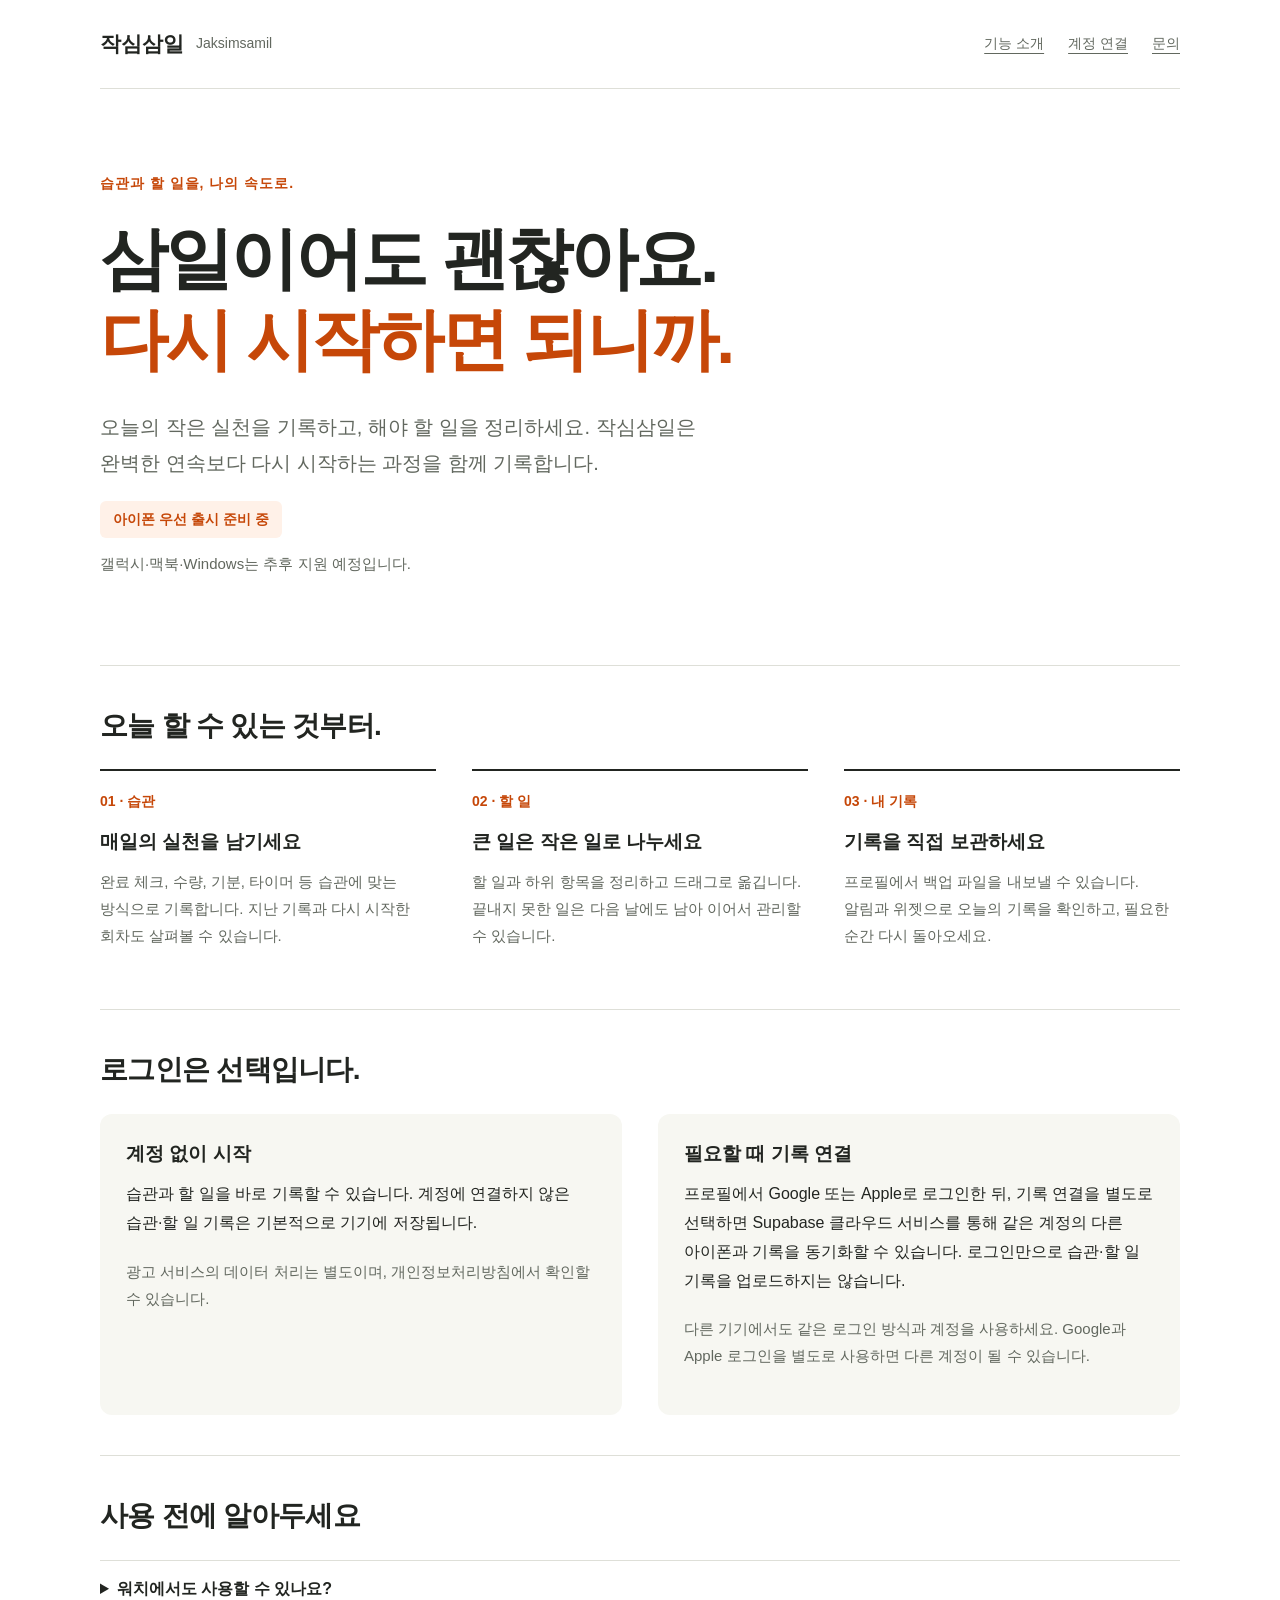
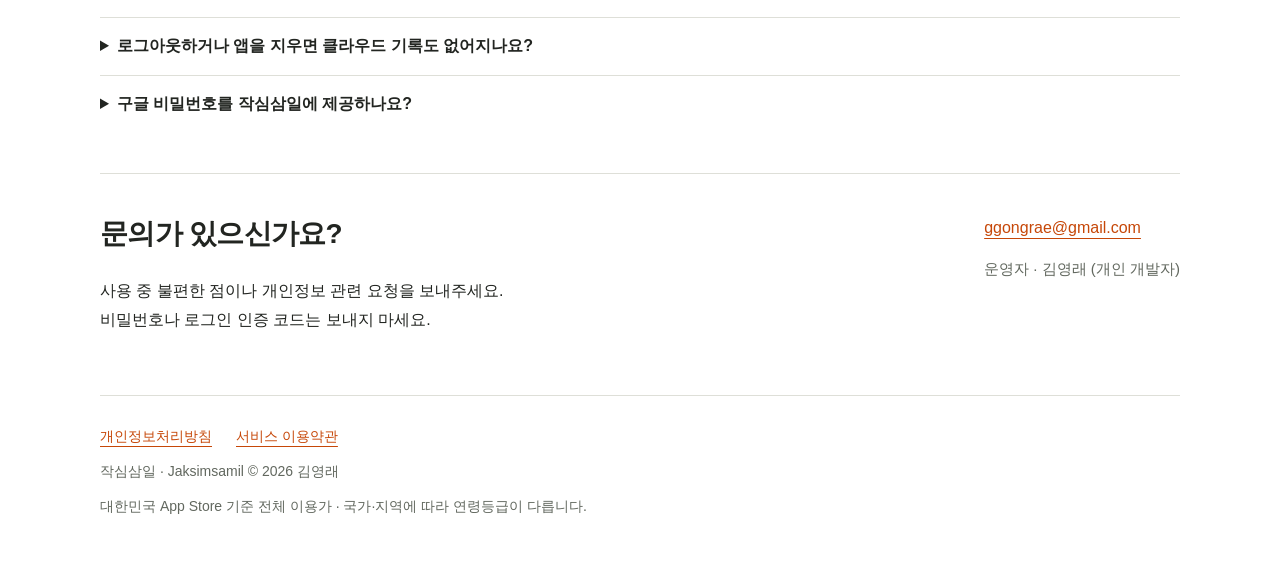
<file: index.html>
<!doctype html>
<html lang="ko">
<head><meta charset="utf-8"><meta name="viewport" content="width=device-width,initial-scale=1"><meta name="description" content="작심삼일은 습관과 할 일을 기록하는 아이폰 앱입니다. 로그인 없이 시작하고, 필요할 때만 계정에 기록을 연결하세요."><title>작심삼일 · 습관과 할 일 기록</title><link rel="stylesheet" href="site.css"></head>
<body>
<a class="skip" href="#main">본문 바로가기</a>
<header class="wrap header"><a class="brand" href="index.html">작심삼일 <small>Jaksimsamil</small></a><nav aria-label="주 메뉴"><a href="#features">기능 소개</a><a href="#account">계정 연결</a><a href="#contact">문의</a></nav></header>
<main id="main" class="wrap">
<section class="hero"><span class="eyebrow">습관과 할 일을, 나의 속도로.</span><h1>삼일이어도 괜찮아요.<br><em>다시 시작하면 되니까.</em></h1><p class="lead">오늘의 작은 실천을 기록하고, 해야 할 일을 정리하세요. 작심삼일은 완벽한 연속보다 다시 시작하는 과정을 함께 기록합니다.</p><span class="status">아이폰 우선 출시 준비 중</span><p class="small">갤럭시·맥북·Windows는 추후 지원 예정입니다.</p></section>
<section id="features" class="section"><h2>오늘 할 수 있는 것부터.</h2><div class="features"><article class="feature"><span class="num">01 · 습관</span><h3>매일의 실천을 남기세요</h3><p>완료 체크, 수량, 기분, 타이머 등 습관에 맞는 방식으로 기록합니다. 지난 기록과 다시 시작한 회차도 살펴볼 수 있습니다.</p></article><article class="feature"><span class="num">02 · 할 일</span><h3>큰 일은 작은 일로 나누세요</h3><p>할 일과 하위 항목을 정리하고 드래그로 옮깁니다. 끝내지 못한 일은 다음 날에도 남아 이어서 관리할 수 있습니다.</p></article><article class="feature"><span class="num">03 · 내 기록</span><h3>기록을 직접 보관하세요</h3><p>프로필에서 백업 파일을 내보낼 수 있습니다. 알림과 위젯으로 오늘의 기록을 확인하고, 필요한 순간 다시 돌아오세요.</p></article></div></section>
<section id="account" class="section"><h2>로그인은 선택입니다.</h2><div class="choice"><article><h3>계정 없이 시작</h3><p>습관과 할 일을 바로 기록할 수 있습니다. 계정에 연결하지 않은 습관·할 일 기록은 기본적으로 기기에 저장됩니다.</p><p class="small">광고 서비스의 데이터 처리는 별도이며, 개인정보처리방침에서 확인할 수 있습니다.</p></article><article><h3>필요할 때 기록 연결</h3><p>프로필에서 Google 또는 Apple로 로그인한 뒤, 기록 연결을 별도로 선택하면 Supabase 클라우드 서비스를 통해 같은 계정의 다른 아이폰과 기록을 동기화할 수 있습니다. 로그인만으로 습관·할 일 기록을 업로드하지는 않습니다.</p><p class="small">다른 기기에서도 같은 로그인 방식과 계정을 사용하세요. Google과 Apple 로그인을 별도로 사용하면 다른 계정이 될 수 있습니다.</p></article></div></section>
<section class="section"><h2>사용 전에 알아두세요</h2><details><summary>워치에서도 사용할 수 있나요?</summary><p>아이폰에 연결된 Apple Watch의 보조 기능으로 오늘의 습관과 할 일을 확인하고 지원되는 항목을 완료할 수 있습니다. 독립적인 로그인 앱은 아니며, 기기 연결과 설치 상태에 따라 이용이 제한될 수 있습니다.</p></details><details><summary>로그아웃하거나 앱을 지우면 클라우드 기록도 없어지나요?</summary><p>아닙니다. 로그아웃은 동기화를 멈추는 동작입니다. Supabase에 저장된 계정과 기록 삭제는 앱의 프로필 → 계정 · 기기 간 동기화 → 계정 삭제에서 별도로 요청합니다. 직접 내보낸 백업 파일은 사용자가 따로 삭제해야 합니다.</p></details><details><summary>구글 비밀번호를 작심삼일에 제공하나요?</summary><p>아닙니다. 비밀번호는 Google 또는 Apple의 인증 화면에서 입력합니다. 작심삼일은 인증에 필요한 계정 식별자와 이메일 등을 처리하며, 습관·할 일 업로드는 별도 기록 연결 선택 후 시작합니다.</p></details></section>
<section id="contact" class="section contact"><div><h2>문의가 있으신가요?</h2><p>사용 중 불편한 점이나 개인정보 관련 요청을 보내주세요.<br>비밀번호나 로그인 인증 코드는 보내지 마세요.</p></div><div><a href="mailto:ggongrae@gmail.com">ggongrae@gmail.com</a><p class="small">운영자 · 김영래 (개인 개발자)</p></div></section>
</main>
<footer class="wrap footer"><nav aria-label="정책"><a href="privacy_policy.html">개인정보처리방침</a><a href="terms.html">서비스 이용약관</a></nav><p>작심삼일 · Jaksimsamil © 2026 김영래</p><p>대한민국 App Store 기준 전체 이용가 · 국가·지역에 따라 연령등급이 다릅니다.</p></footer>
</body></html>
</file>
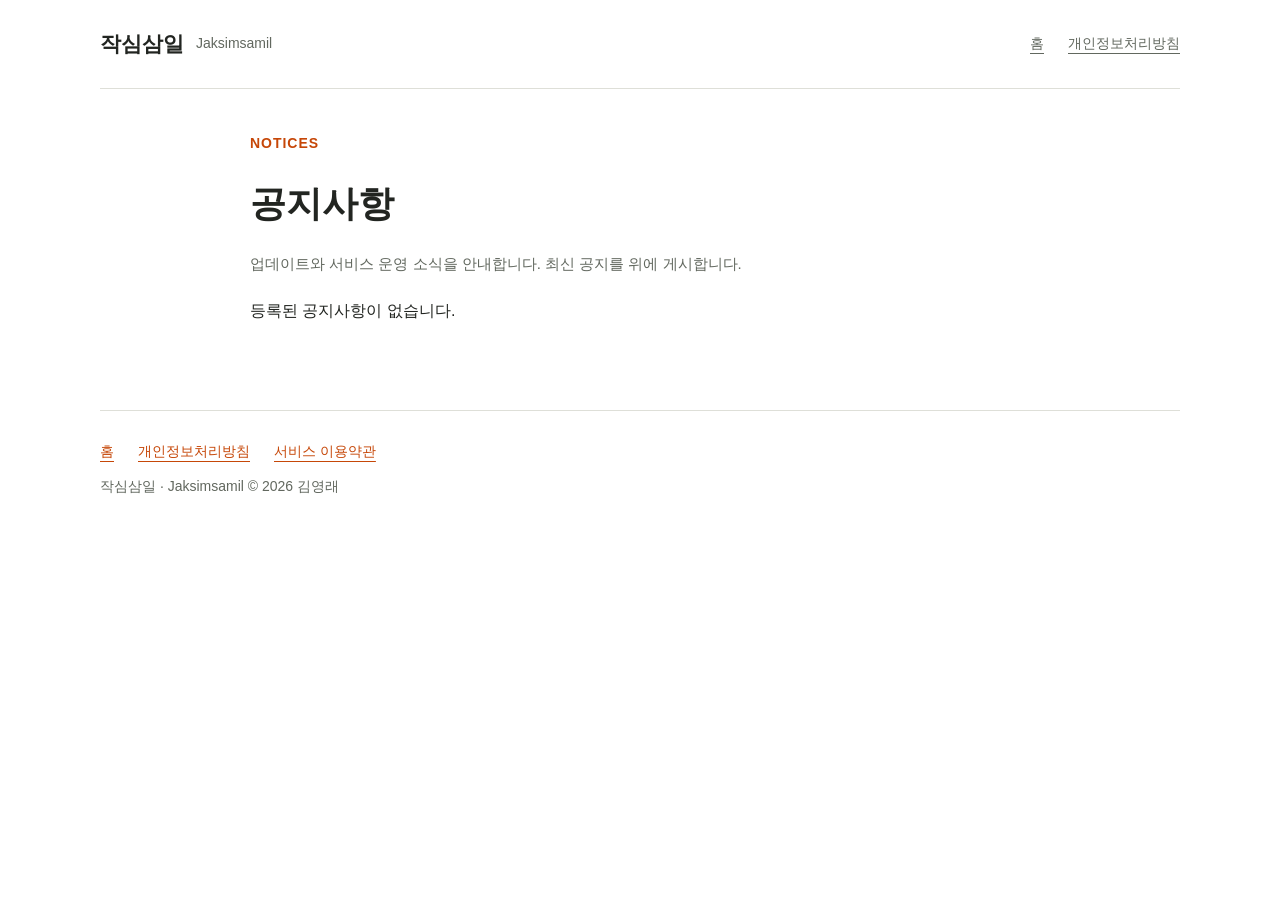
<file: notices.html>
<!doctype html>
<html lang="ko">
<head>
  <meta charset="utf-8">
  <meta name="viewport" content="width=device-width,initial-scale=1">
  <meta name="description" content="작심삼일의 업데이트, 서비스 점검과 운영 공지사항입니다.">
  <title>공지사항 · 작심삼일</title>
  <link rel="stylesheet" href="site.css">
</head>
<body>
  <a class="skip" href="#main">본문 바로가기</a>
  <header class="wrap header">
    <a class="brand" href="index.html">작심삼일 <small>Jaksimsamil</small></a>
    <nav aria-label="주 메뉴"><a href="index.html">홈</a><a href="privacy_policy.html">개인정보처리방침</a></nav>
  </header>
  <main id="main" class="wrap document">
    <span class="eyebrow">NOTICES</span>
    <h1>공지사항</h1>
    <p class="small">업데이트와 서비스 운영 소식을 안내합니다. 최신 공지를 위에 게시합니다.</p>
    <section id="notice-list" aria-label="공지 목록">
      <!-- 운영자: 아래 빈 목록 안내를 공지 글로 교체하세요. 작성 방법은 저장소 README를 참고하세요. -->
      <p>등록된 공지사항이 없습니다.</p>
    </section>
  </main>
  <footer class="wrap footer">
    <nav aria-label="바로가기"><a href="index.html">홈</a><a href="privacy_policy.html">개인정보처리방침</a><a href="terms.html">서비스 이용약관</a></nav>
    <p>작심삼일 · Jaksimsamil © 2026 김영래</p>
  </footer>
</body>
</html>
</file>
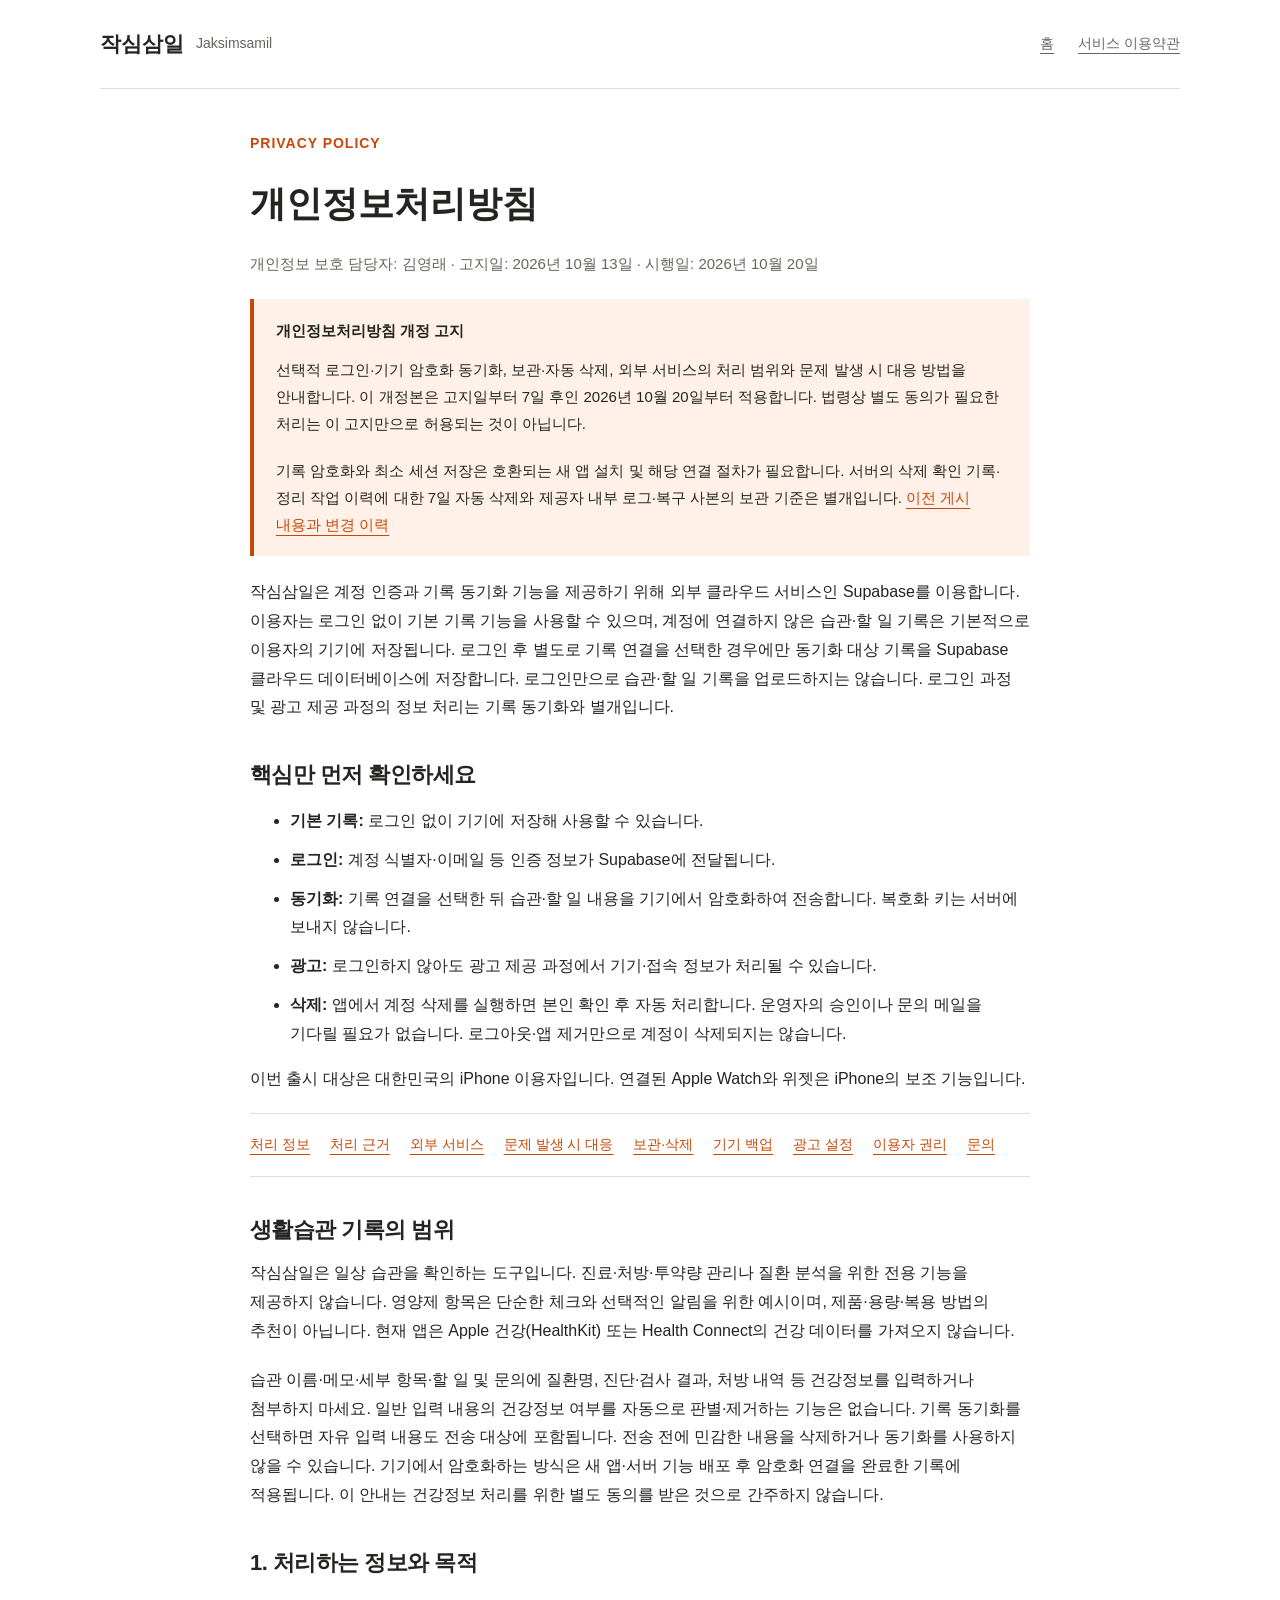
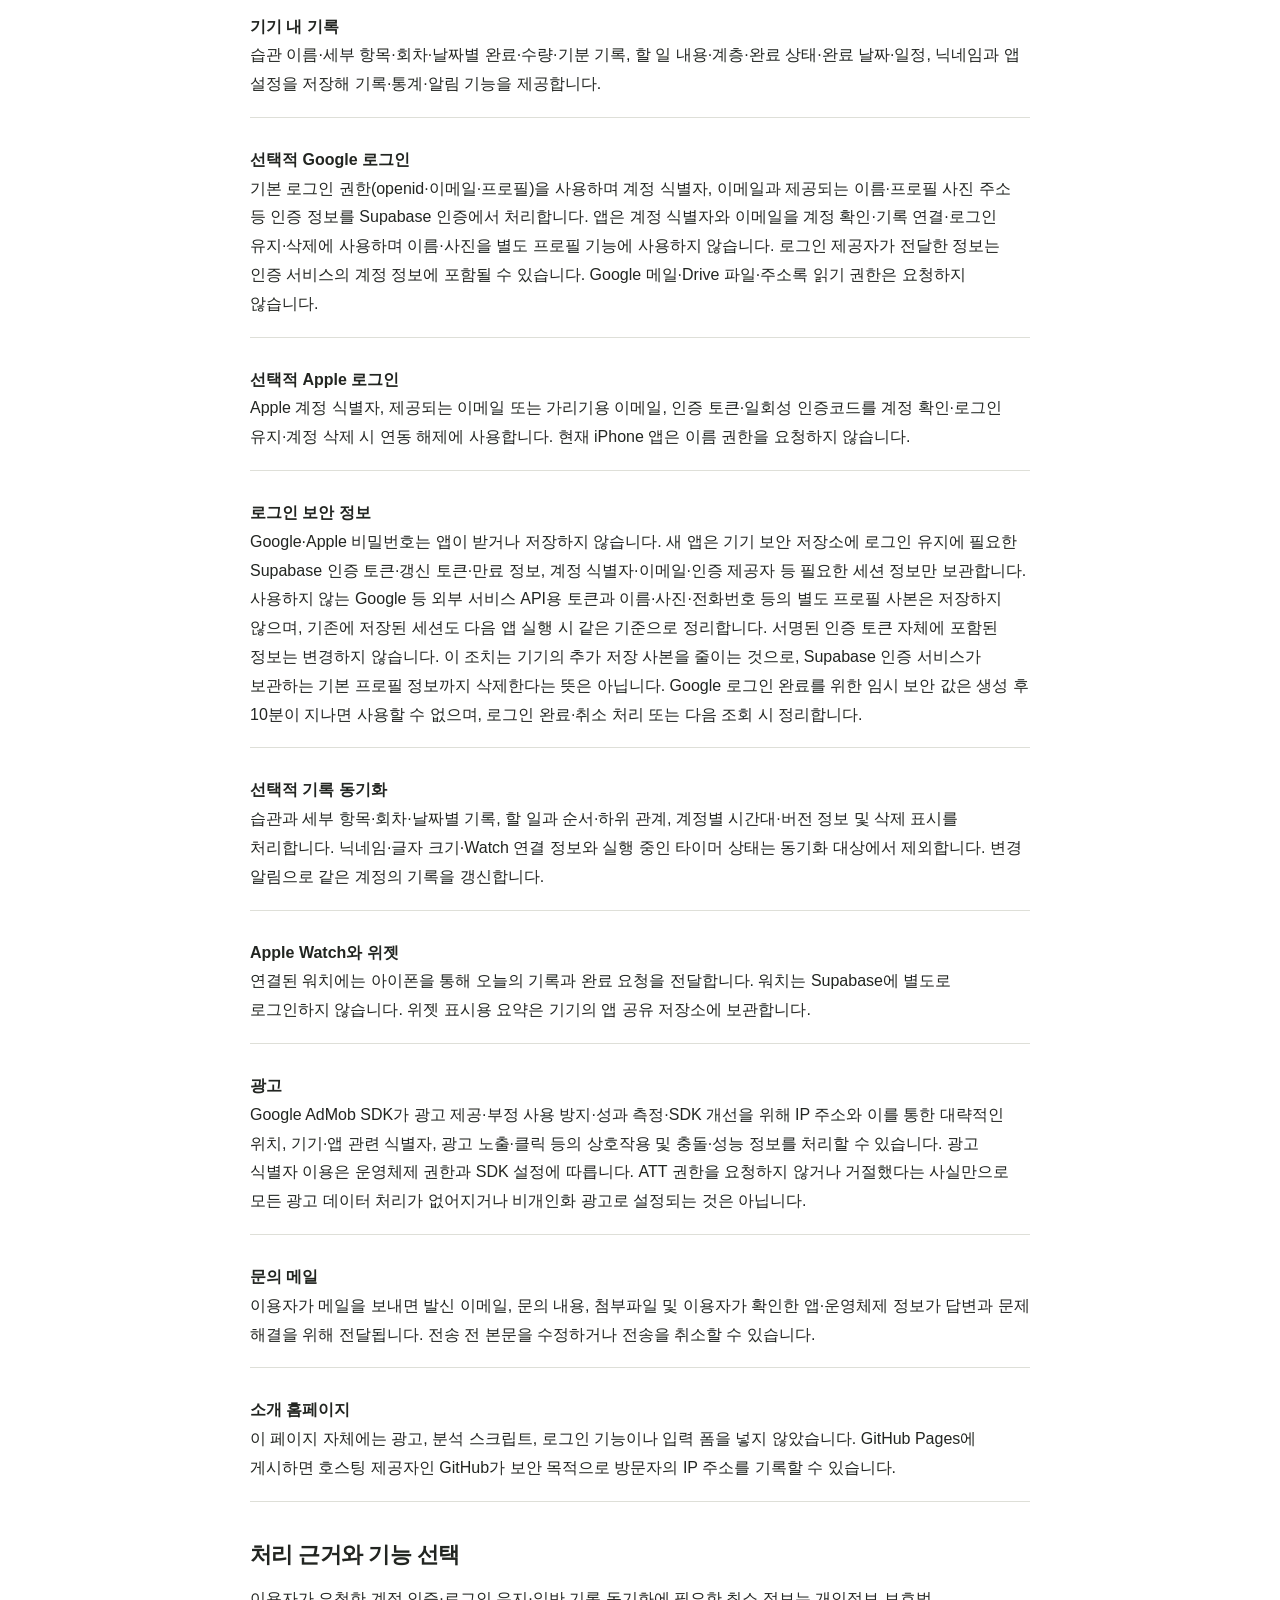
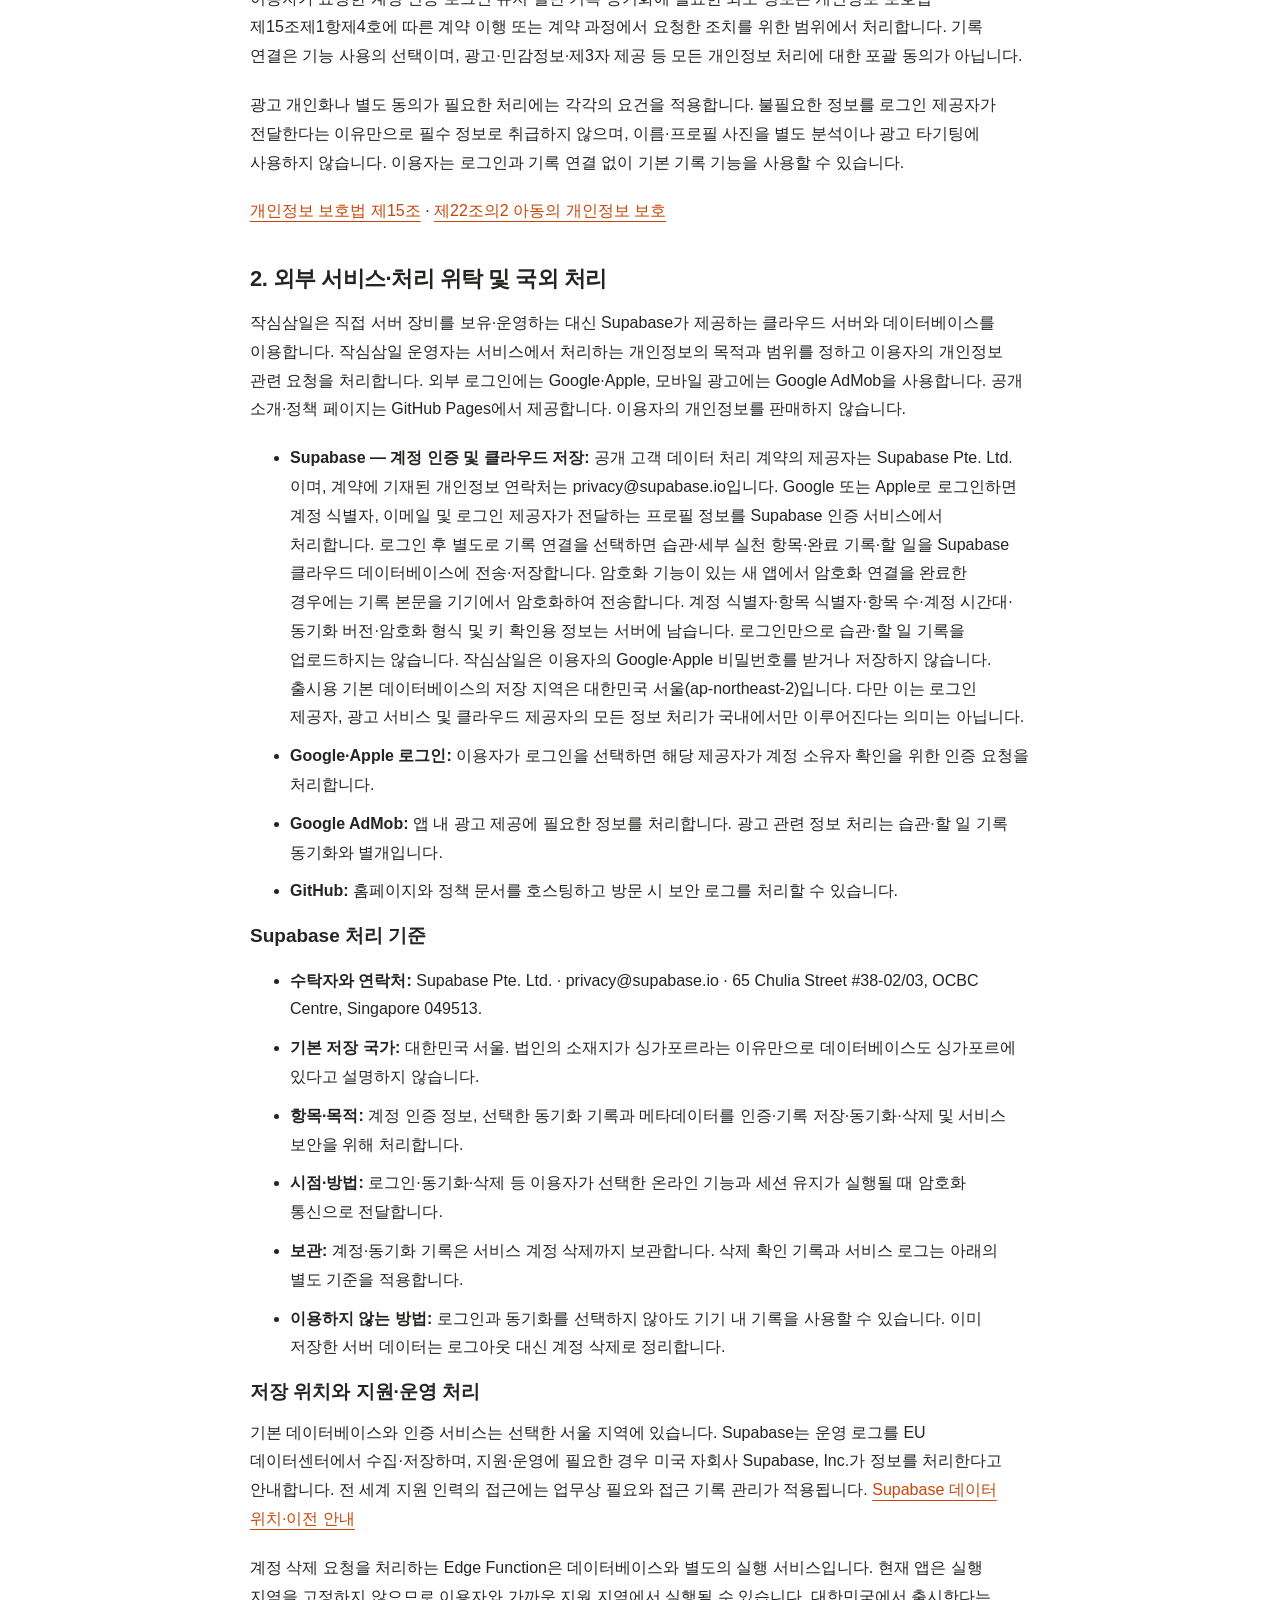
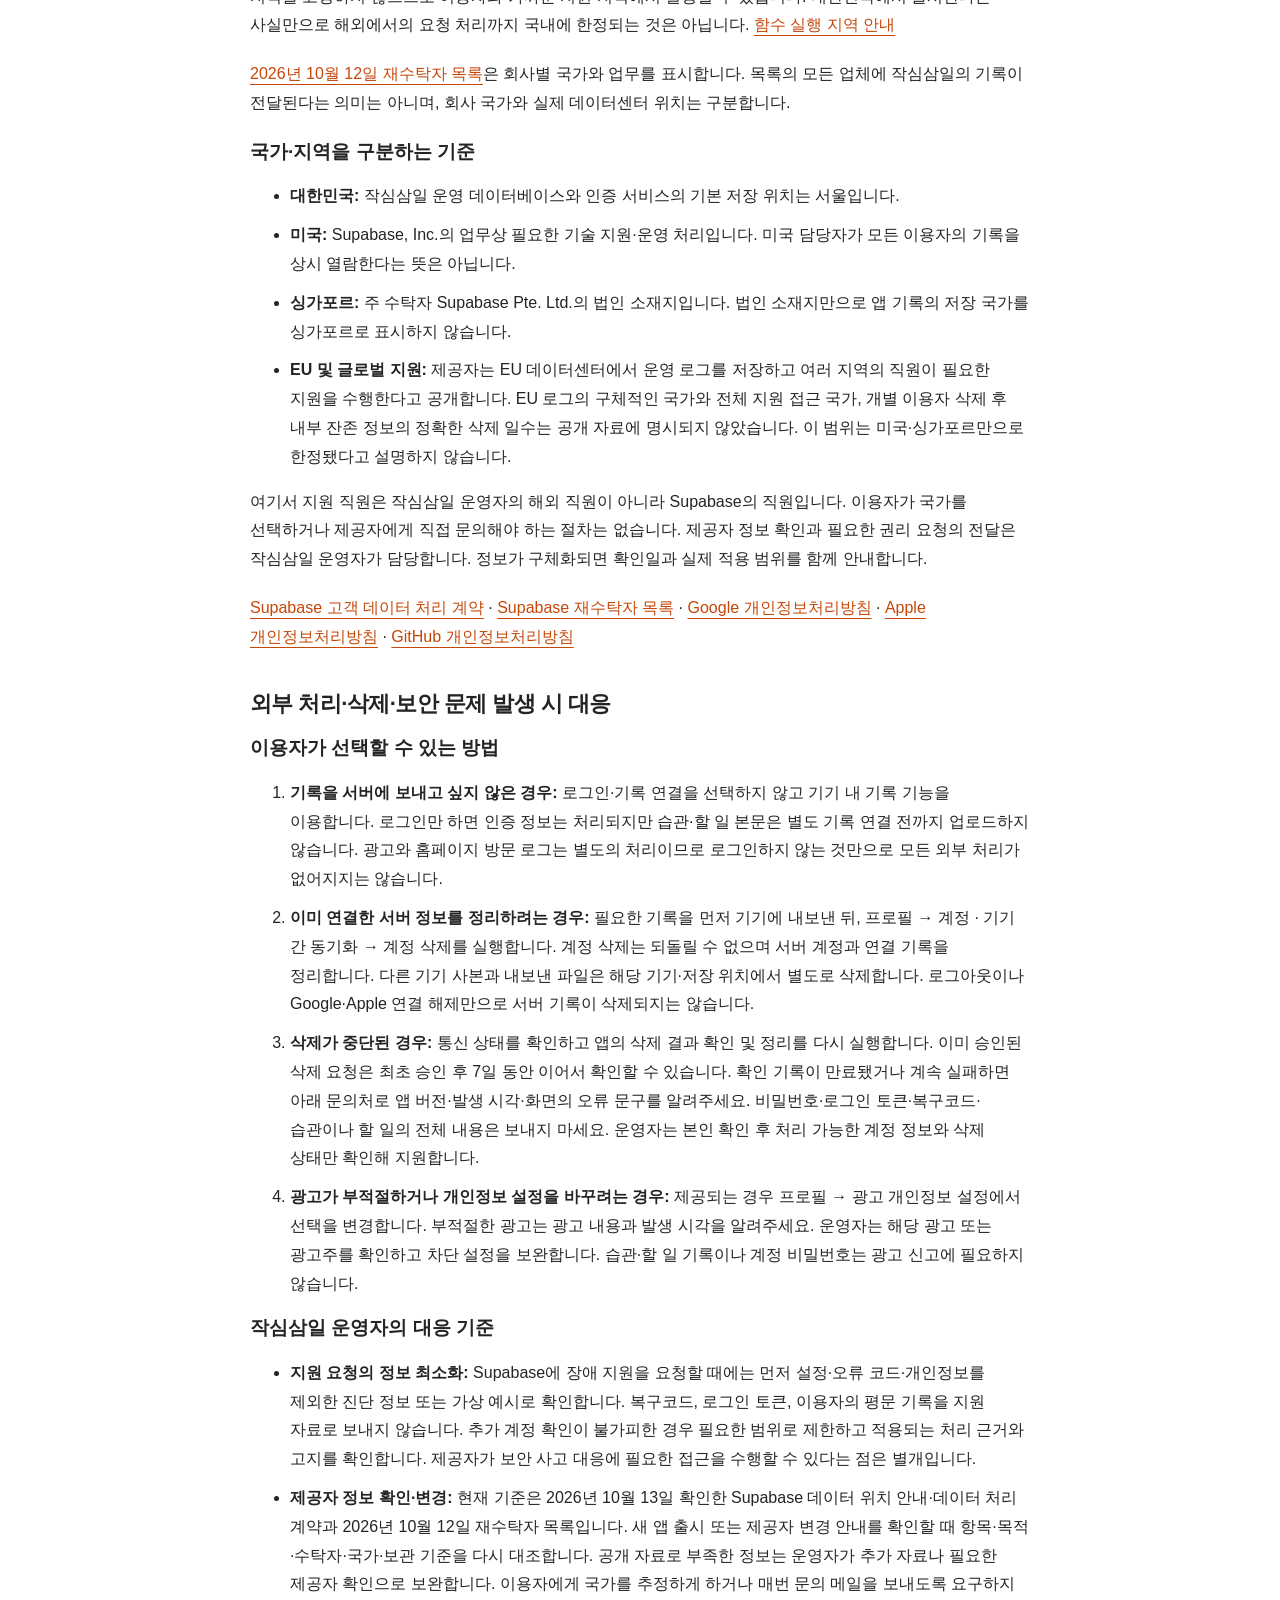
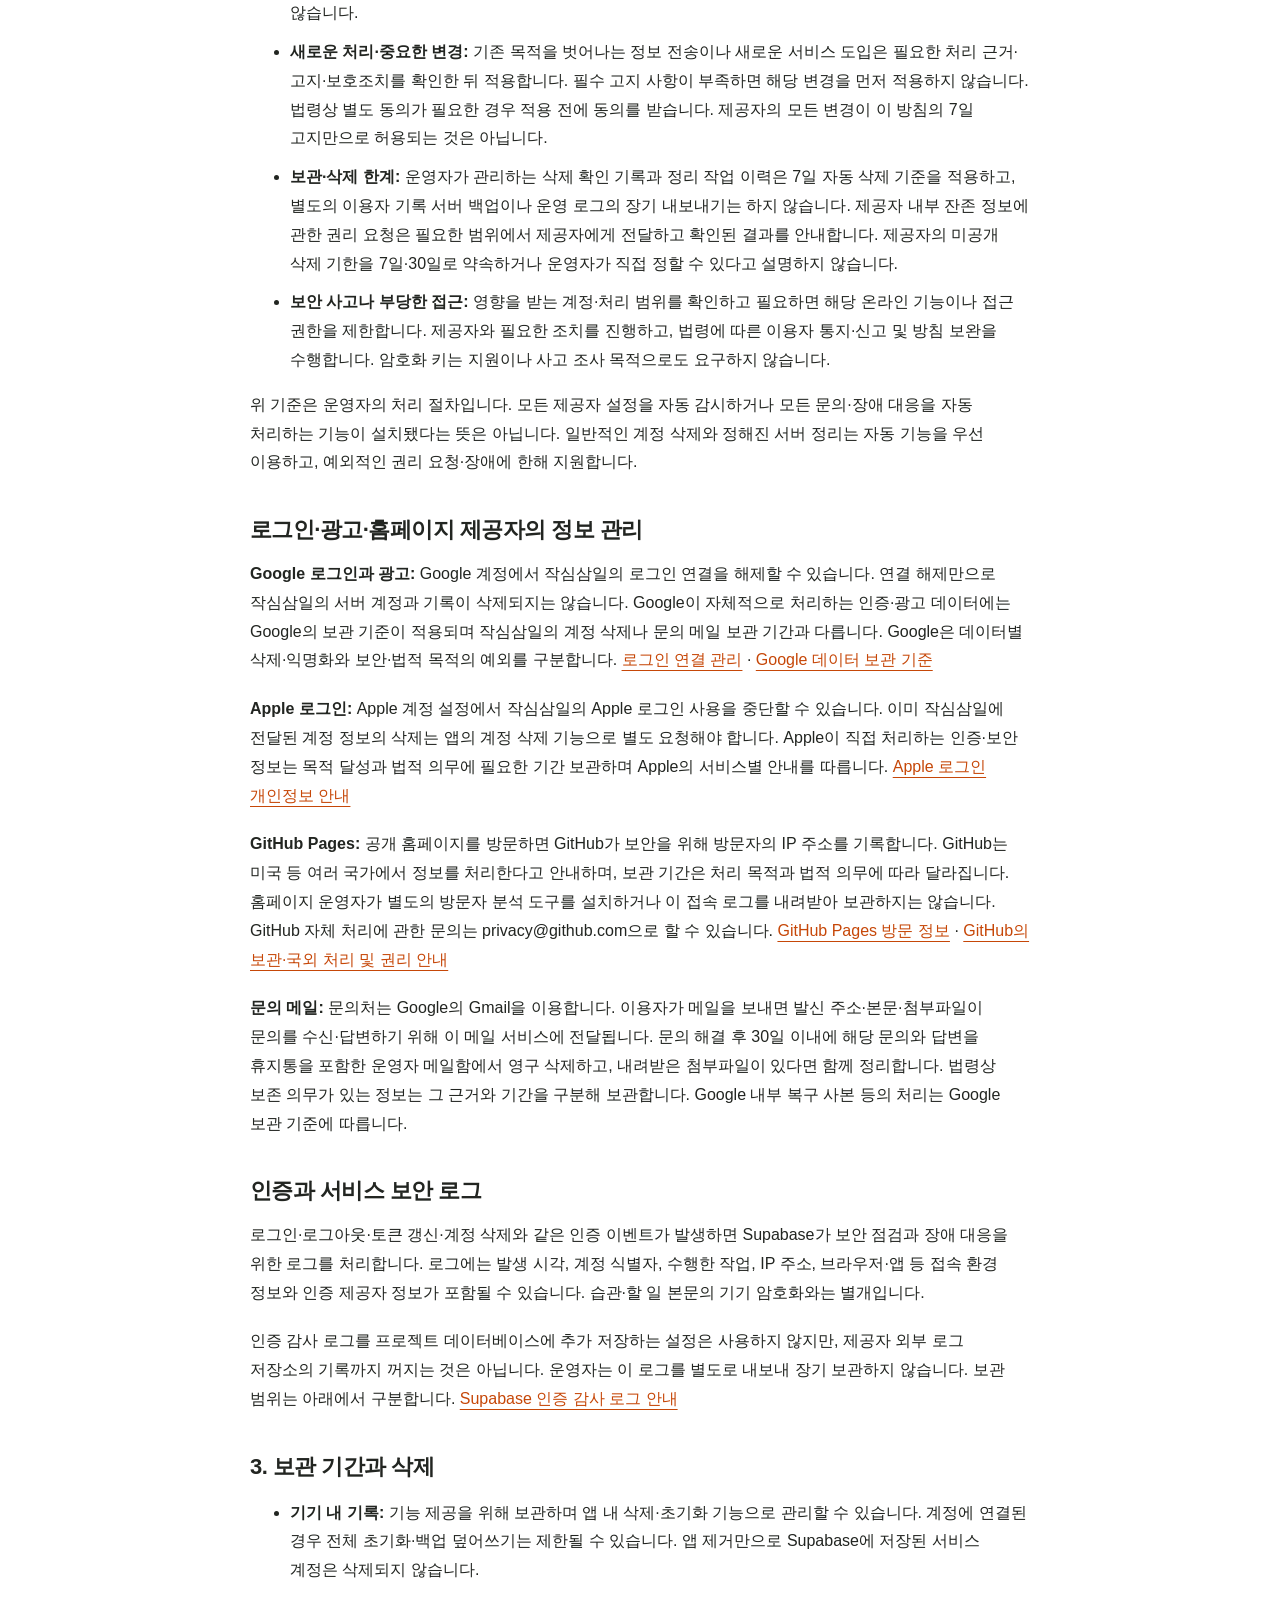
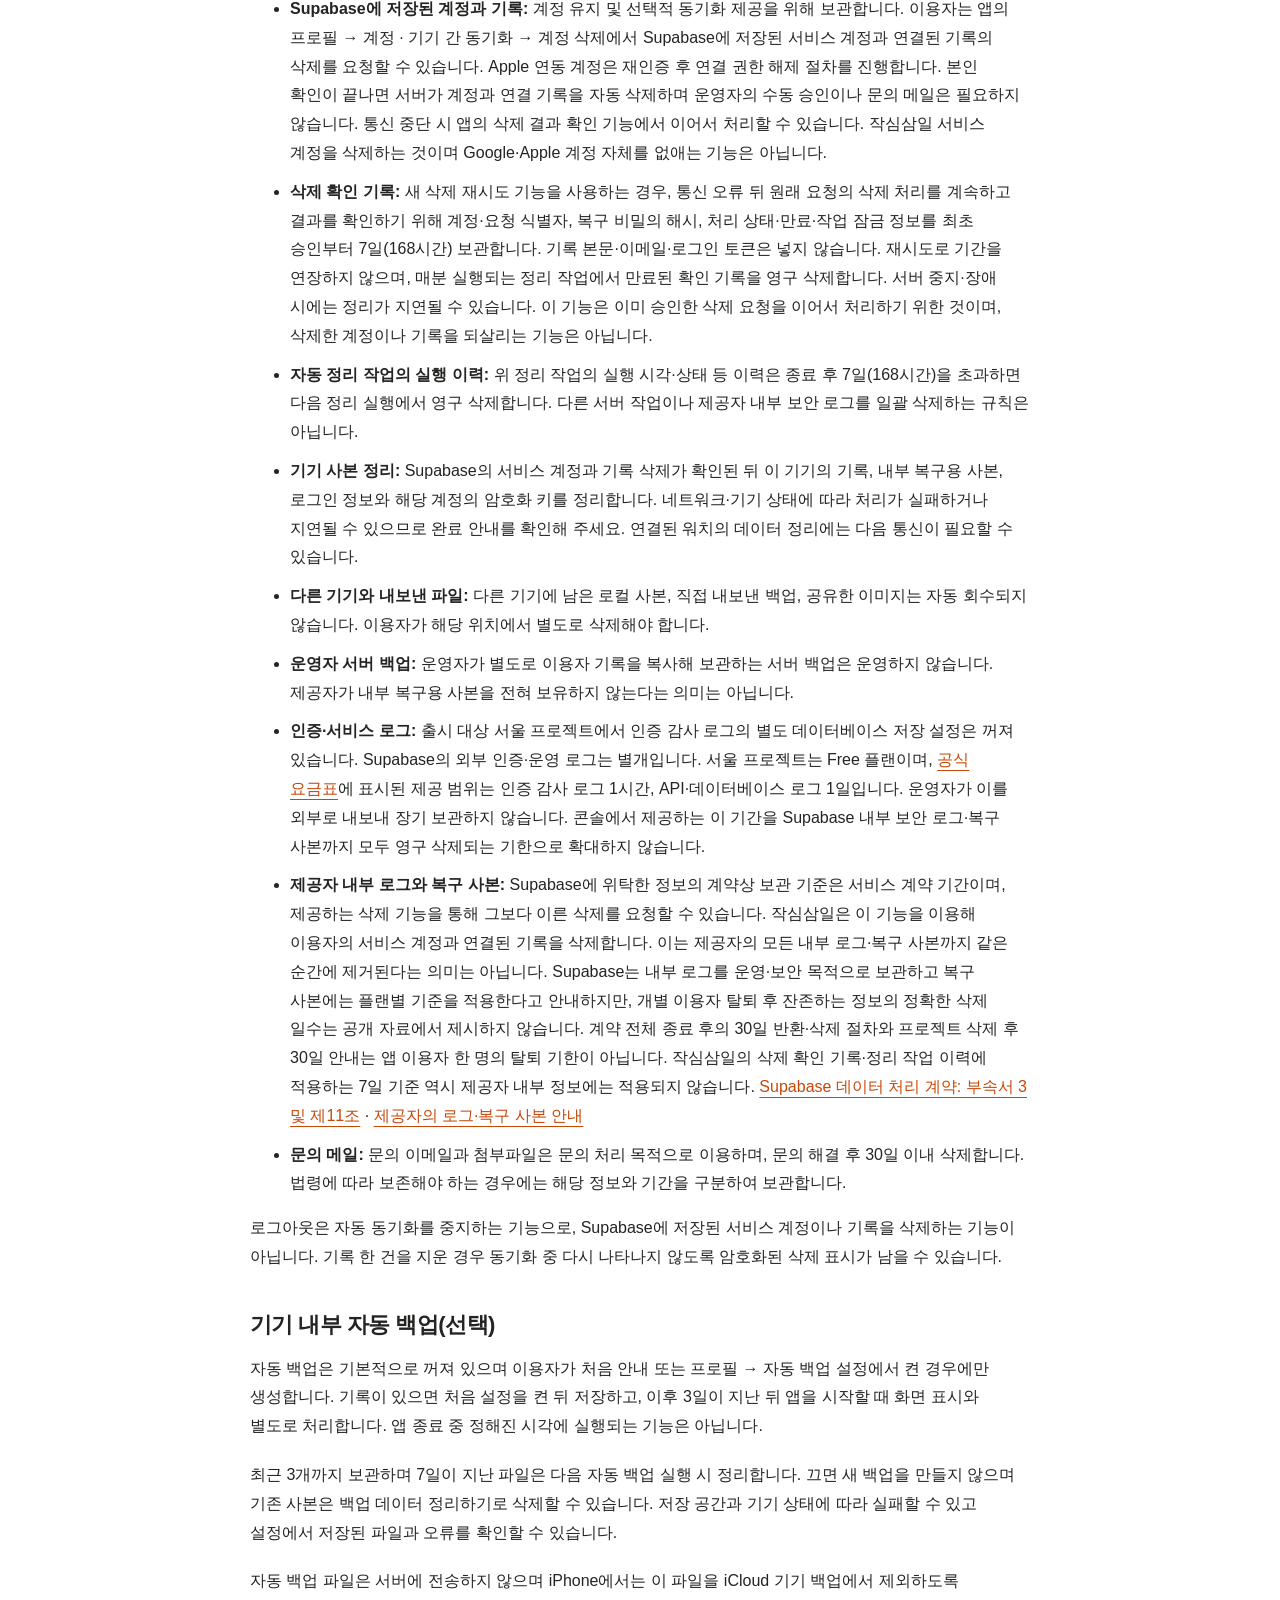
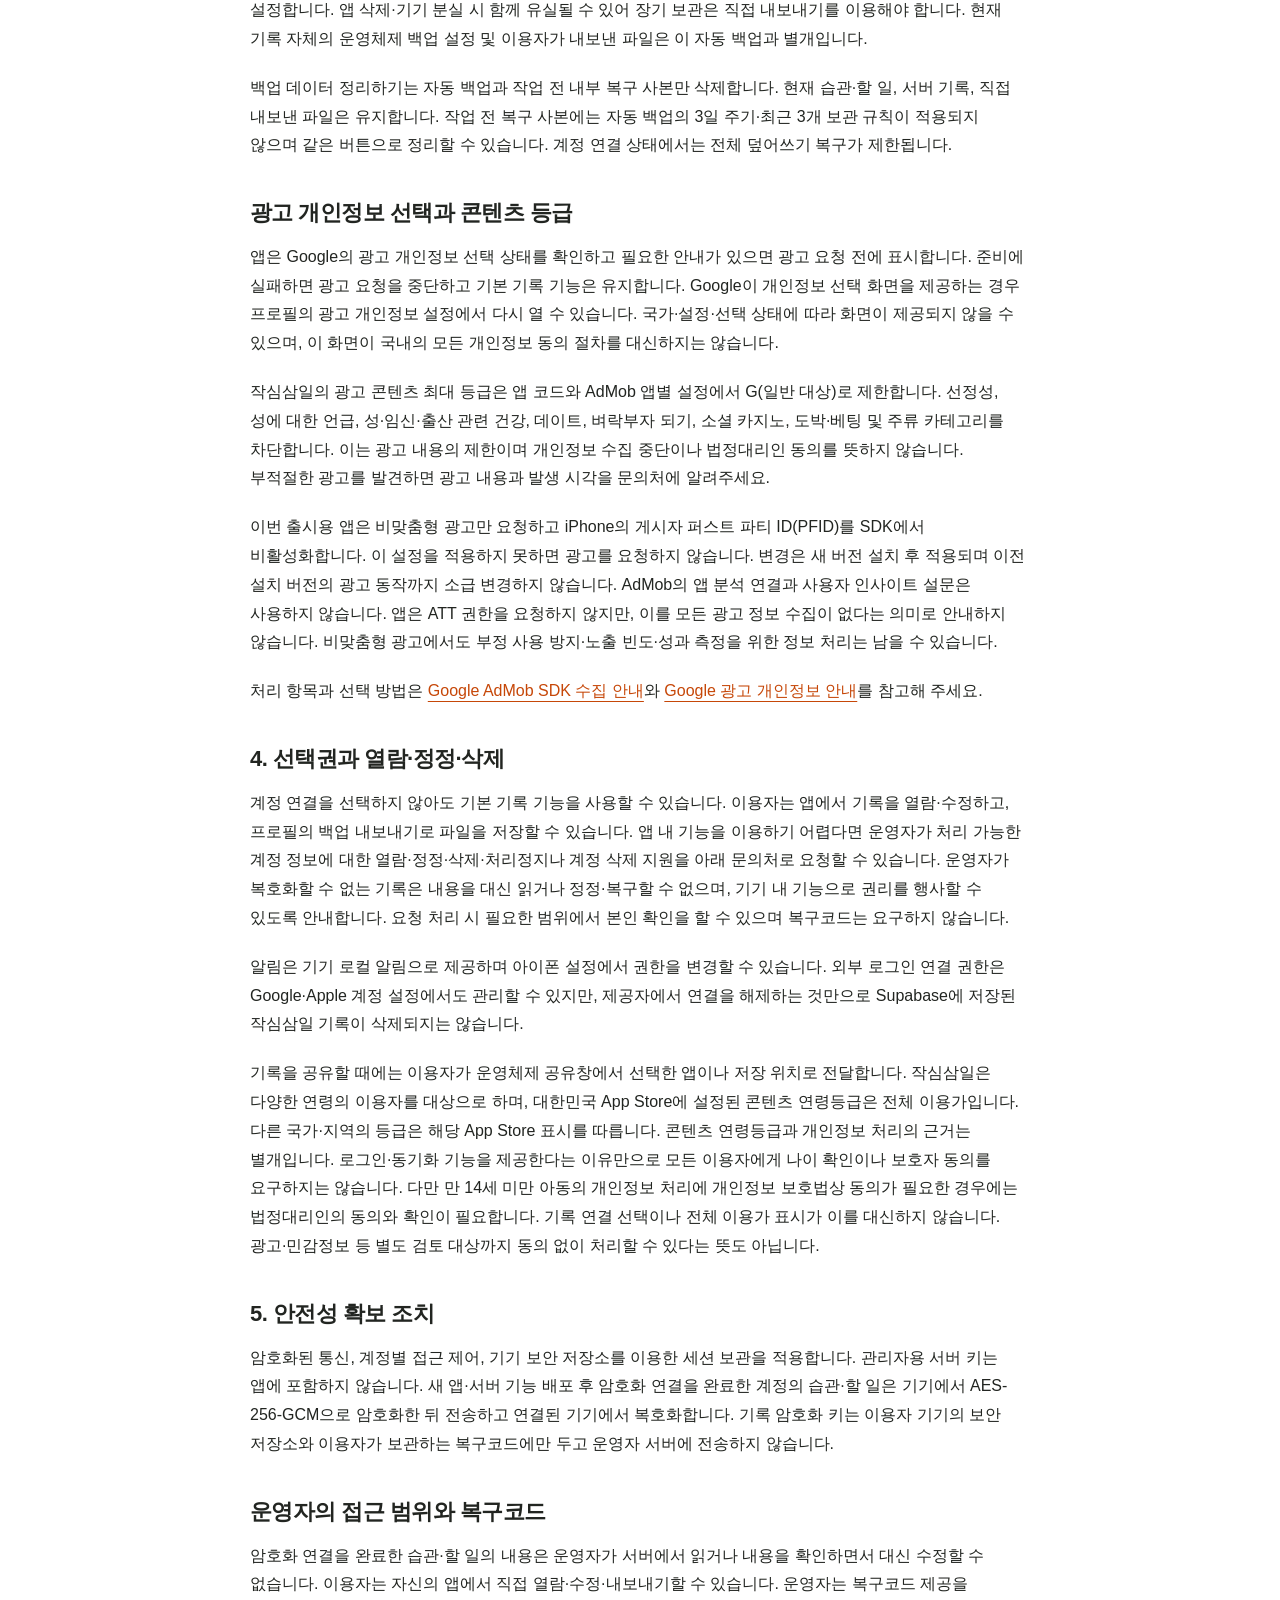
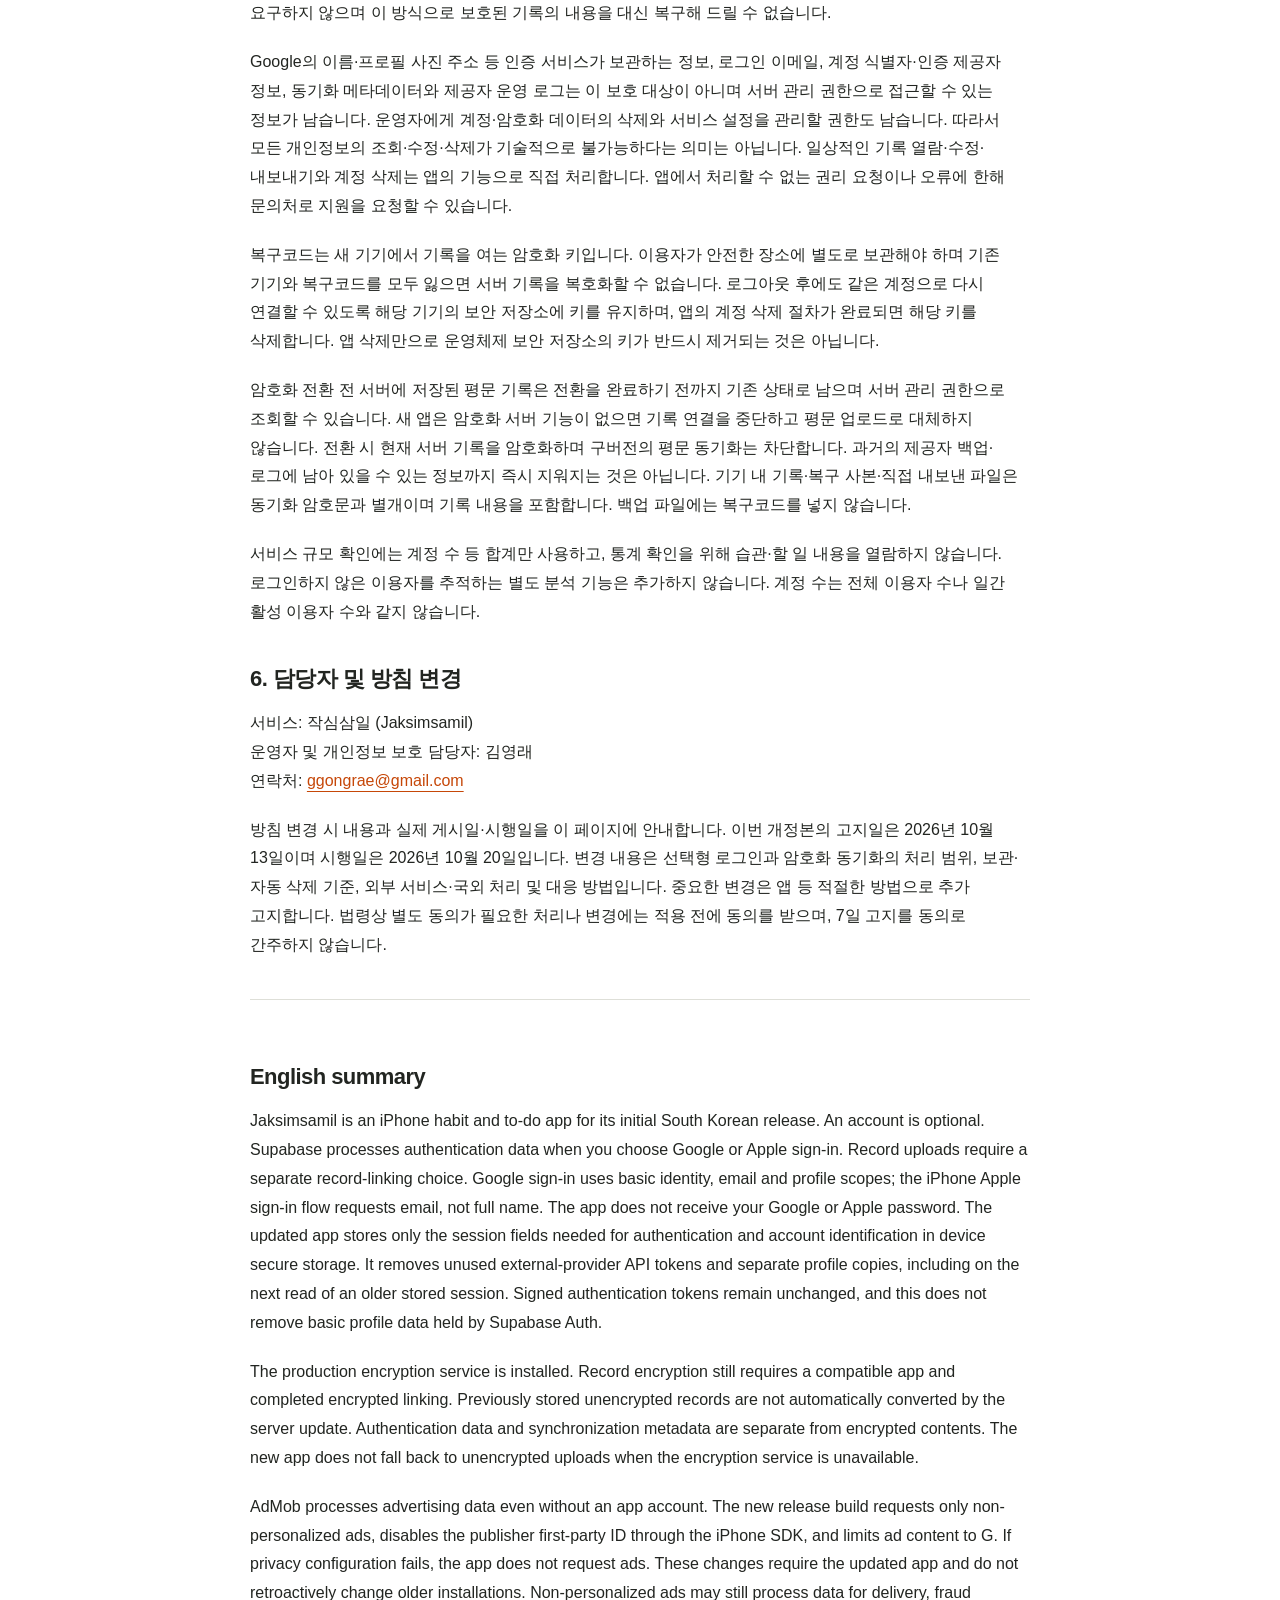
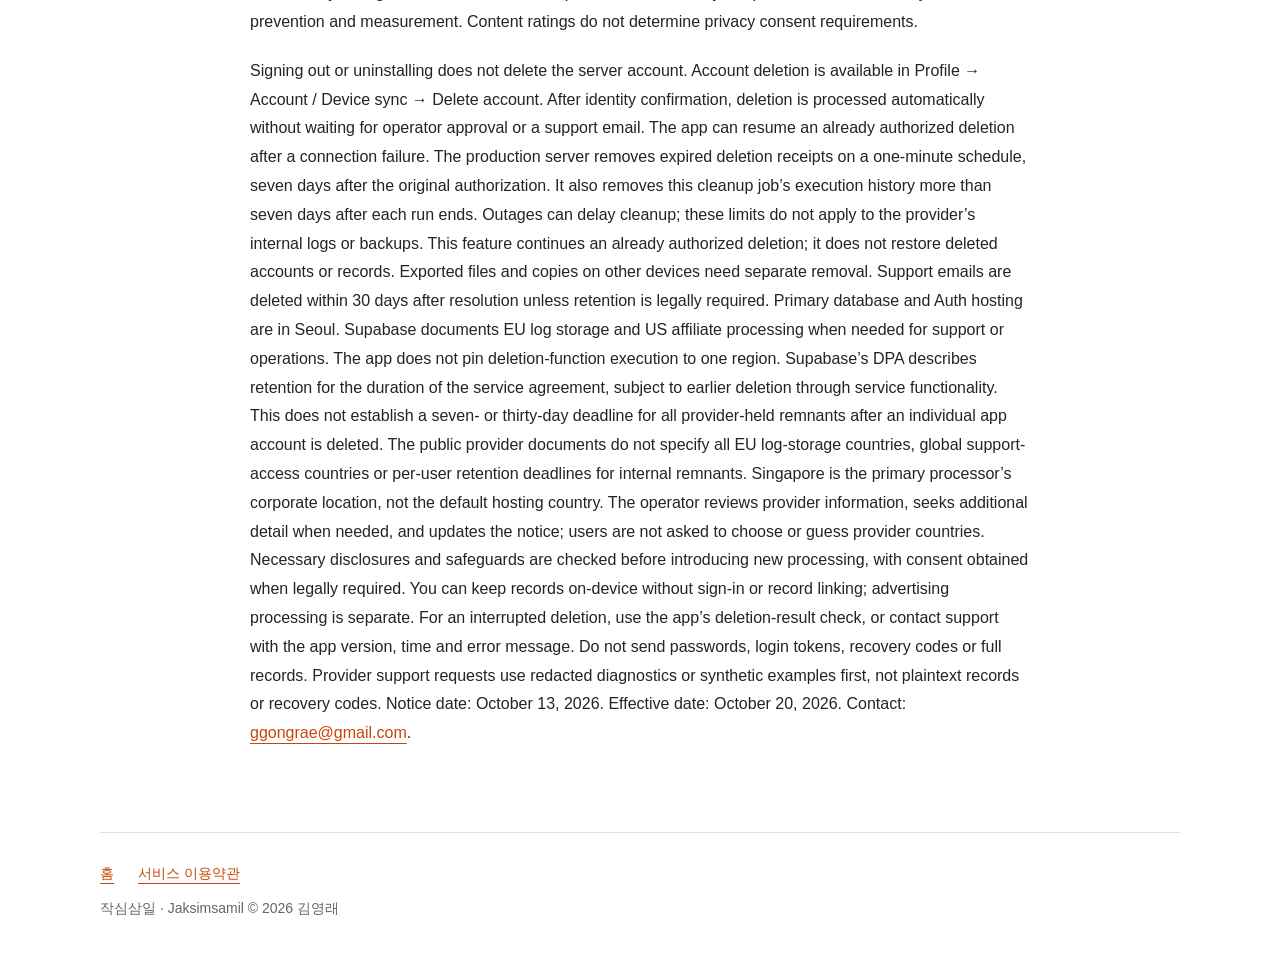
<file: privacy_policy.html>
<!doctype html>
<html lang="ko">
<head><meta charset="utf-8"><meta name="viewport" content="width=device-width,initial-scale=1"><meta name="description" content="작심삼일의 기기 내 기록, 선택적 로그인과 동기화, 광고 및 개인정보 권리 안내입니다."><title>개인정보처리방침 · 작심삼일</title><link rel="stylesheet" href="site.css"></head>
<body><a class="skip" href="#main">본문 바로가기</a><header class="wrap header"><a class="brand" href="index.html">작심삼일 <small>Jaksimsamil</small></a><nav aria-label="주 메뉴"><a href="index.html">홈</a><a href="terms.html">서비스 이용약관</a></nav></header>
<main id="main" class="wrap document">
<span class="eyebrow">PRIVACY POLICY</span><h1>개인정보처리방침</h1>
<p class="small">개인정보 보호 담당자: 김영래 · 고지일: <time datetime="2026-10-13">2026년 10월 13일</time> · 시행일: <time datetime="2026-10-20">2026년 10월 20일</time></p>
<aside class="notice" id="deployment-status"><strong>개인정보처리방침 개정 고지</strong><p>선택적 로그인·기기 암호화 동기화, 보관·자동 삭제, 외부 서비스의 처리 범위와 문제 발생 시 대응 방법을 안내합니다. 이 개정본은 고지일부터 7일 후인 2026년 10월 20일부터 적용합니다. 법령상 별도 동의가 필요한 처리는 이 고지만으로 허용되는 것이 아닙니다.</p><p>기록 암호화와 최소 세션 저장은 호환되는 새 앱 설치 및 해당 연결 절차가 필요합니다. 서버의 삭제 확인 기록·정리 작업 이력에 대한 7일 자동 삭제와 제공자 내부 로그·복구 사본의 보관 기준은 별개입니다. <a href="https://github.com/GGONGRAE/jaksimsamil-policy/commits/main/privacy_policy.html">이전 게시 내용과 변경 이력</a></p></aside>
<p>작심삼일은 계정 인증과 기록 동기화 기능을 제공하기 위해 외부 클라우드 서비스인 Supabase를 이용합니다. 이용자는 로그인 없이 기본 기록 기능을 사용할 수 있으며, 계정에 연결하지 않은 습관·할 일 기록은 기본적으로 이용자의 기기에 저장됩니다. 로그인 후 별도로 기록 연결을 선택한 경우에만 동기화 대상 기록을 Supabase 클라우드 데이터베이스에 저장합니다. 로그인만으로 습관·할 일 기록을 업로드하지는 않습니다. 로그인 과정 및 광고 제공 과정의 정보 처리는 기록 동기화와 별개입니다.</p>
<section id="at-a-glance"><h2>핵심만 먼저 확인하세요</h2><ul><li><strong>기본 기록:</strong> 로그인 없이 기기에 저장해 사용할 수 있습니다.</li><li><strong>로그인:</strong> 계정 식별자·이메일 등 인증 정보가 Supabase에 전달됩니다.</li><li><strong>동기화:</strong> 기록 연결을 선택한 뒤 습관·할 일 내용을 기기에서 암호화하여 전송합니다. 복호화 키는 서버에 보내지 않습니다.</li><li><strong>광고:</strong> 로그인하지 않아도 광고 제공 과정에서 기기·접속 정보가 처리될 수 있습니다.</li><li><strong>삭제:</strong> 앱에서 계정 삭제를 실행하면 본인 확인 후 자동 처리합니다. 운영자의 승인이나 문의 메일을 기다릴 필요가 없습니다. 로그아웃·앱 제거만으로 계정이 삭제되지는 않습니다.</li></ul><p>이번 출시 대상은 대한민국의 iPhone 이용자입니다. 연결된 Apple Watch와 위젯은 iPhone의 보조 기능입니다.</p></section>
<nav class="toc" aria-label="개인정보 목차"><a href="#data">처리 정보</a><a href="#processing-basis">처리 근거</a><a href="#providers">외부 서비스</a><a href="#response-measures">문제 발생 시 대응</a><a href="#retention">보관·삭제</a><a href="#local-backups">기기 백업</a><a href="#ad-choices">광고 설정</a><a href="#rights">이용자 권리</a><a href="#contact">문의</a></nav>
<section id="lifestyle-scope"><h2>생활습관 기록의 범위</h2><p>작심삼일은 일상 습관을 확인하는 도구입니다. 진료·처방·투약량 관리나 질환 분석을 위한 전용 기능을 제공하지 않습니다. 영양제 항목은 단순한 체크와 선택적인 알림을 위한 예시이며, 제품·용량·복용 방법의 추천이 아닙니다. 현재 앱은 Apple 건강(HealthKit) 또는 Health Connect의 건강 데이터를 가져오지 않습니다.</p><p>습관 이름·메모·세부 항목·할 일 및 문의에 질환명, 진단·검사 결과, 처방 내역 등 건강정보를 입력하거나 첨부하지 마세요. 일반 입력 내용의 건강정보 여부를 자동으로 판별·제거하는 기능은 없습니다. 기록 동기화를 선택하면 자유 입력 내용도 전송 대상에 포함됩니다. 전송 전에 민감한 내용을 삭제하거나 동기화를 사용하지 않을 수 있습니다. 기기에서 암호화하는 방식은 새 앱·서버 기능 배포 후 암호화 연결을 완료한 기록에 적용됩니다. 이 안내는 건강정보 처리를 위한 별도 동의를 받은 것으로 간주하지 않습니다.</p></section>
<section id="data"><h2>1. 처리하는 정보와 목적</h2><ul class="facts"><li><strong>기기 내 기록</strong>습관 이름·세부 항목·회차·날짜별 완료·수량·기분 기록, 할 일 내용·계층·완료 상태·완료 날짜·일정, 닉네임과 앱 설정을 저장해 기록·통계·알림 기능을 제공합니다.</li><li><strong>선택적 Google 로그인</strong>기본 로그인 권한(openid·이메일·프로필)을 사용하며 계정 식별자, 이메일과 제공되는 이름·프로필 사진 주소 등 인증 정보를 Supabase 인증에서 처리합니다. 앱은 계정 식별자와 이메일을 계정 확인·기록 연결·로그인 유지·삭제에 사용하며 이름·사진을 별도 프로필 기능에 사용하지 않습니다. 로그인 제공자가 전달한 정보는 인증 서비스의 계정 정보에 포함될 수 있습니다. Google 메일·Drive 파일·주소록 읽기 권한은 요청하지 않습니다.</li><li><strong>선택적 Apple 로그인</strong>Apple 계정 식별자, 제공되는 이메일 또는 가리기용 이메일, 인증 토큰·일회성 인증코드를 계정 확인·로그인 유지·계정 삭제 시 연동 해제에 사용합니다. 현재 iPhone 앱은 이름 권한을 요청하지 않습니다.</li><li><strong>로그인 보안 정보</strong>Google·Apple 비밀번호는 앱이 받거나 저장하지 않습니다. 새 앱은 기기 보안 저장소에 로그인 유지에 필요한 Supabase 인증 토큰·갱신 토큰·만료 정보, 계정 식별자·이메일·인증 제공자 등 필요한 세션 정보만 보관합니다. 사용하지 않는 Google 등 외부 서비스 API용 토큰과 이름·사진·전화번호 등의 별도 프로필 사본은 저장하지 않으며, 기존에 저장된 세션도 다음 앱 실행 시 같은 기준으로 정리합니다. 서명된 인증 토큰 자체에 포함된 정보는 변경하지 않습니다. 이 조치는 기기의 추가 저장 사본을 줄이는 것으로, Supabase 인증 서비스가 보관하는 기본 프로필 정보까지 삭제한다는 뜻은 아닙니다. Google 로그인 완료를 위한 임시 보안 값은 생성 후 10분이 지나면 사용할 수 없으며, 로그인 완료·취소 처리 또는 다음 조회 시 정리합니다.</li><li><strong>선택적 기록 동기화</strong>습관과 세부 항목·회차·날짜별 기록, 할 일과 순서·하위 관계, 계정별 시간대·버전 정보 및 삭제 표시를 처리합니다. 닉네임·글자 크기·Watch 연결 정보와 실행 중인 타이머 상태는 동기화 대상에서 제외합니다. 변경 알림으로 같은 계정의 기록을 갱신합니다.</li><li><strong>Apple Watch와 위젯</strong>연결된 워치에는 아이폰을 통해 오늘의 기록과 완료 요청을 전달합니다. 워치는 Supabase에 별도로 로그인하지 않습니다. 위젯 표시용 요약은 기기의 앱 공유 저장소에 보관합니다.</li><li><strong>광고</strong>Google AdMob SDK가 광고 제공·부정 사용 방지·성과 측정·SDK 개선을 위해 IP 주소와 이를 통한 대략적인 위치, 기기·앱 관련 식별자, 광고 노출·클릭 등의 상호작용 및 충돌·성능 정보를 처리할 수 있습니다. 광고 식별자 이용은 운영체제 권한과 SDK 설정에 따릅니다. ATT 권한을 요청하지 않거나 거절했다는 사실만으로 모든 광고 데이터 처리가 없어지거나 비개인화 광고로 설정되는 것은 아닙니다.</li><li><strong>문의 메일</strong>이용자가 메일을 보내면 발신 이메일, 문의 내용, 첨부파일 및 이용자가 확인한 앱·운영체제 정보가 답변과 문제 해결을 위해 전달됩니다. 전송 전 본문을 수정하거나 전송을 취소할 수 있습니다.</li><li><strong>소개 홈페이지</strong>이 페이지 자체에는 광고, 분석 스크립트, 로그인 기능이나 입력 폼을 넣지 않았습니다. GitHub Pages에 게시하면 호스팅 제공자인 GitHub가 보안 목적으로 방문자의 IP 주소를 기록할 수 있습니다.</li></ul></section>
<section id="processing-basis"><h2>처리 근거와 기능 선택</h2><p>이용자가 요청한 계정 인증·로그인 유지·일반 기록 동기화에 필요한 최소 정보는 개인정보 보호법 제15조제1항제4호에 따른 계약 이행 또는 계약 과정에서 요청한 조치를 위한 범위에서 처리합니다. 기록 연결은 기능 사용의 선택이며, 광고·민감정보·제3자 제공 등 모든 개인정보 처리에 대한 포괄 동의가 아닙니다.</p><p>광고 개인화나 별도 동의가 필요한 처리에는 각각의 요건을 적용합니다. 불필요한 정보를 로그인 제공자가 전달한다는 이유만으로 필수 정보로 취급하지 않으며, 이름·프로필 사진을 별도 분석이나 광고 타기팅에 사용하지 않습니다. 이용자는 로그인과 기록 연결 없이 기본 기록 기능을 사용할 수 있습니다.</p><p><a href="https://www.law.go.kr/LSW/lsLinkCommonInfo.do?chrClsCd=010202&amp;lsJoLnkSeq=1029335389">개인정보 보호법 제15조</a> · <a href="https://law.go.kr/LSW/lsLinkCommonInfo.do?chrClsCd=010202&amp;lsJoLnkSeq=1020398521">제22조의2 아동의 개인정보 보호</a></p></section>
<section id="providers"><h2>2. 외부 서비스·처리 위탁 및 국외 처리</h2><p>작심삼일은 직접 서버 장비를 보유·운영하는 대신 Supabase가 제공하는 클라우드 서버와 데이터베이스를 이용합니다. 작심삼일 운영자는 서비스에서 처리하는 개인정보의 목적과 범위를 정하고 이용자의 개인정보 관련 요청을 처리합니다. 외부 로그인에는 Google·Apple, 모바일 광고에는 Google AdMob을 사용합니다. 공개 소개·정책 페이지는 GitHub Pages에서 제공합니다. 이용자의 개인정보를 판매하지 않습니다.</p><ul><li><strong>Supabase — 계정 인증 및 클라우드 저장:</strong> 공개 고객 데이터 처리 계약의 제공자는 Supabase Pte. Ltd.이며, 계약에 기재된 개인정보 연락처는 privacy@supabase.io입니다. Google 또는 Apple로 로그인하면 계정 식별자, 이메일 및 로그인 제공자가 전달하는 프로필 정보를 Supabase 인증 서비스에서 처리합니다. 로그인 후 별도로 기록 연결을 선택하면 습관·세부 실천 항목·완료 기록·할 일을 Supabase 클라우드 데이터베이스에 전송·저장합니다. 암호화 기능이 있는 새 앱에서 암호화 연결을 완료한 경우에는 기록 본문을 기기에서 암호화하여 전송합니다. 계정 식별자·항목 식별자·항목 수·계정 시간대·동기화 버전·암호화 형식 및 키 확인용 정보는 서버에 남습니다. 로그인만으로 습관·할 일 기록을 업로드하지는 않습니다. 작심삼일은 이용자의 Google·Apple 비밀번호를 받거나 저장하지 않습니다. 출시용 기본 데이터베이스의 저장 지역은 대한민국 서울(ap-northeast-2)입니다. 다만 이는 로그인 제공자, 광고 서비스 및 클라우드 제공자의 모든 정보 처리가 국내에서만 이루어진다는 의미는 아닙니다.</li><li><strong>Google·Apple 로그인:</strong> 이용자가 로그인을 선택하면 해당 제공자가 계정 소유자 확인을 위한 인증 요청을 처리합니다.</li><li><strong>Google AdMob:</strong> 앱 내 광고 제공에 필요한 정보를 처리합니다. 광고 관련 정보 처리는 습관·할 일 기록 동기화와 별개입니다.</li><li><strong>GitHub:</strong> 홈페이지와 정책 문서를 호스팅하고 방문 시 보안 로그를 처리할 수 있습니다.</li></ul><h3>Supabase 처리 기준</h3><ul><li><strong>수탁자와 연락처:</strong> Supabase Pte. Ltd. · privacy@supabase.io · 65 Chulia Street #38-02/03, OCBC Centre, Singapore 049513.</li><li><strong>기본 저장 국가:</strong> 대한민국 서울. 법인의 소재지가 싱가포르라는 이유만으로 데이터베이스도 싱가포르에 있다고 설명하지 않습니다.</li><li><strong>항목·목적:</strong> 계정 인증 정보, 선택한 동기화 기록과 메타데이터를 인증·기록 저장·동기화·삭제 및 서비스 보안을 위해 처리합니다.</li><li><strong>시점·방법:</strong> 로그인·동기화·삭제 등 이용자가 선택한 온라인 기능과 세션 유지가 실행될 때 암호화 통신으로 전달합니다.</li><li><strong>보관:</strong> 계정·동기화 기록은 서비스 계정 삭제까지 보관합니다. 삭제 확인 기록과 서비스 로그는 아래의 별도 기준을 적용합니다.</li><li><strong>이용하지 않는 방법:</strong> 로그인과 동기화를 선택하지 않아도 기기 내 기록을 사용할 수 있습니다. 이미 저장한 서버 데이터는 로그아웃 대신 계정 삭제로 정리합니다.</li></ul><h3>저장 위치와 지원·운영 처리</h3><p>기본 데이터베이스와 인증 서비스는 선택한 서울 지역에 있습니다. Supabase는 운영 로그를 EU 데이터센터에서 수집·저장하며, 지원·운영에 필요한 경우 미국 자회사 Supabase, Inc.가 정보를 처리한다고 안내합니다. 전 세계 지원 인력의 접근에는 업무상 필요와 접근 기록 관리가 적용됩니다. <a href="https://supabase.com/legal/privacy-resources/data-residency-and-transfers-faq">Supabase 데이터 위치·이전 안내</a></p><p>계정 삭제 요청을 처리하는 Edge Function은 데이터베이스와 별도의 실행 서비스입니다. 현재 앱은 실행 지역을 고정하지 않으므로 이용자와 가까운 지원 지역에서 실행될 수 있습니다. 대한민국에서 출시한다는 사실만으로 해외에서의 요청 처리까지 국내에 한정되는 것은 아닙니다. <a href="https://supabase.com/docs/guides/functions/regional-invocation">함수 실행 지역 안내</a></p><p><a href="https://supabase.com/legal/subprocessor-list/October-12-2026.pdf">2026년 10월 12일 재수탁자 목록</a>은 회사별 국가와 업무를 표시합니다. 목록의 모든 업체에 작심삼일의 기록이 전달된다는 의미는 아니며, 회사 국가와 실제 데이터센터 위치는 구분합니다.</p><h3>국가·지역을 구분하는 기준</h3>
<ul>
<li><strong>대한민국:</strong> 작심삼일 운영 데이터베이스와 인증 서비스의 기본 저장 위치는 서울입니다.</li>
<li><strong>미국:</strong> Supabase, Inc.의 업무상 필요한 기술 지원·운영 처리입니다. 미국 담당자가 모든 이용자의 기록을 상시 열람한다는 뜻은 아닙니다.</li>
<li><strong>싱가포르:</strong> 주 수탁자 Supabase Pte. Ltd.의 법인 소재지입니다. 법인 소재지만으로 앱 기록의 저장 국가를 싱가포르로 표시하지 않습니다.</li>
<li><strong>EU 및 글로벌 지원:</strong> 제공자는 EU 데이터센터에서 운영 로그를 저장하고 여러 지역의 직원이 필요한 지원을 수행한다고 공개합니다. EU 로그의 구체적인 국가와 전체 지원 접근 국가, 개별 이용자 삭제 후 내부 잔존 정보의 정확한 삭제 일수는 공개 자료에 명시되지 않았습니다. 이 범위는 미국·싱가포르만으로 한정됐다고 설명하지 않습니다.</li>
</ul>
<p>여기서 지원 직원은 작심삼일 운영자의 해외 직원이 아니라 Supabase의 직원입니다. 이용자가 국가를 선택하거나 제공자에게 직접 문의해야 하는 절차는 없습니다. 제공자 정보 확인과 필요한 권리 요청의 전달은 작심삼일 운영자가 담당합니다. 정보가 구체화되면 확인일과 실제 적용 범위를 함께 안내합니다.</p><p><a href="https://supabase.com/legal/customer-resources/data-processing-addendum">Supabase 고객 데이터 처리 계약</a> · <a href="https://supabase.com/legal/customer-resources/subprocessor-list">Supabase 재수탁자 목록</a> · <a href="https://policies.google.com/privacy">Google 개인정보처리방침</a> · <a href="https://www.apple.com/legal/privacy/">Apple 개인정보처리방침</a> · <a href="https://docs.github.com/en/site-policy/privacy-policies/github-general-privacy-statement">GitHub 개인정보처리방침</a></p></section>
<section id="response-measures"><h2>외부 처리·삭제·보안 문제 발생 시 대응</h2>
<h3>이용자가 선택할 수 있는 방법</h3>
<ol>
<li><strong>기록을 서버에 보내고 싶지 않은 경우:</strong> 로그인·기록 연결을 선택하지 않고 기기 내 기록 기능을 이용합니다. 로그인만 하면 인증 정보는 처리되지만 습관·할 일 본문은 별도 기록 연결 전까지 업로드하지 않습니다. 광고와 홈페이지 방문 로그는 별도의 처리이므로 로그인하지 않는 것만으로 모든 외부 처리가 없어지지는 않습니다.</li>
<li><strong>이미 연결한 서버 정보를 정리하려는 경우:</strong> 필요한 기록을 먼저 기기에 내보낸 뒤, 프로필 → 계정 · 기기 간 동기화 → 계정 삭제를 실행합니다. 계정 삭제는 되돌릴 수 없으며 서버 계정과 연결 기록을 정리합니다. 다른 기기 사본과 내보낸 파일은 해당 기기·저장 위치에서 별도로 삭제합니다. 로그아웃이나 Google·Apple 연결 해제만으로 서버 기록이 삭제되지는 않습니다.</li>
<li><strong>삭제가 중단된 경우:</strong> 통신 상태를 확인하고 앱의 삭제 결과 확인 및 정리를 다시 실행합니다. 이미 승인된 삭제 요청은 최초 승인 후 7일 동안 이어서 확인할 수 있습니다. 확인 기록이 만료됐거나 계속 실패하면 아래 문의처로 앱 버전·발생 시각·화면의 오류 문구를 알려주세요. 비밀번호·로그인 토큰·복구코드·습관이나 할 일의 전체 내용은 보내지 마세요. 운영자는 본인 확인 후 처리 가능한 계정 정보와 삭제 상태만 확인해 지원합니다.</li>
<li><strong>광고가 부적절하거나 개인정보 설정을 바꾸려는 경우:</strong> 제공되는 경우 프로필 → 광고 개인정보 설정에서 선택을 변경합니다. 부적절한 광고는 광고 내용과 발생 시각을 알려주세요. 운영자는 해당 광고 또는 광고주를 확인하고 차단 설정을 보완합니다. 습관·할 일 기록이나 계정 비밀번호는 광고 신고에 필요하지 않습니다.</li>
</ol>
<h3>작심삼일 운영자의 대응 기준</h3>
<ul>
<li><strong>지원 요청의 정보 최소화:</strong> Supabase에 장애 지원을 요청할 때에는 먼저 설정·오류 코드·개인정보를 제외한 진단 정보 또는 가상 예시로 확인합니다. 복구코드, 로그인 토큰, 이용자의 평문 기록을 지원 자료로 보내지 않습니다. 추가 계정 확인이 불가피한 경우 필요한 범위로 제한하고 적용되는 처리 근거와 고지를 확인합니다. 제공자가 보안 사고 대응에 필요한 접근을 수행할 수 있다는 점은 별개입니다.</li>
<li><strong>제공자 정보 확인·변경:</strong> 현재 기준은 2026년 10월 13일 확인한 Supabase 데이터 위치 안내·데이터 처리 계약과 2026년 10월 12일 재수탁자 목록입니다. 새 앱 출시 또는 제공자 변경 안내를 확인할 때 항목·목적·수탁자·국가·보관 기준을 다시 대조합니다. 공개 자료로 부족한 정보는 운영자가 추가 자료나 필요한 제공자 확인으로 보완합니다. 이용자에게 국가를 추정하게 하거나 매번 문의 메일을 보내도록 요구하지 않습니다.</li>
<li><strong>새로운 처리·중요한 변경:</strong> 기존 목적을 벗어나는 정보 전송이나 새로운 서비스 도입은 필요한 처리 근거·고지·보호조치를 확인한 뒤 적용합니다. 필수 고지 사항이 부족하면 해당 변경을 먼저 적용하지 않습니다. 법령상 별도 동의가 필요한 경우 적용 전에 동의를 받습니다. 제공자의 모든 변경이 이 방침의 7일 고지만으로 허용되는 것은 아닙니다.</li>
<li><strong>보관·삭제 한계:</strong> 운영자가 관리하는 삭제 확인 기록과 정리 작업 이력은 7일 자동 삭제 기준을 적용하고, 별도의 이용자 기록 서버 백업이나 운영 로그의 장기 내보내기는 하지 않습니다. 제공자 내부 잔존 정보에 관한 권리 요청은 필요한 범위에서 제공자에게 전달하고 확인된 결과를 안내합니다. 제공자의 미공개 삭제 기한을 7일·30일로 약속하거나 운영자가 직접 정할 수 있다고 설명하지 않습니다.</li>
<li><strong>보안 사고나 부당한 접근:</strong> 영향을 받는 계정·처리 범위를 확인하고 필요하면 해당 온라인 기능이나 접근 권한을 제한합니다. 제공자와 필요한 조치를 진행하고, 법령에 따른 이용자 통지·신고 및 방침 보완을 수행합니다. 암호화 키는 지원이나 사고 조사 목적으로도 요구하지 않습니다.</li>
</ul>
<p>위 기준은 운영자의 처리 절차입니다. 모든 제공자 설정을 자동 감시하거나 모든 문의·장애 대응을 자동 처리하는 기능이 설치됐다는 뜻은 아닙니다. 일반적인 계정 삭제와 정해진 서버 정리는 자동 기능을 우선 이용하고, 예외적인 권리 요청·장애에 한해 지원합니다.</p>
</section>

<section id="provider-controls"><h2>로그인·광고·홈페이지 제공자의 정보 관리</h2>
<p><strong>Google 로그인과 광고:</strong> Google 계정에서 작심삼일의 로그인 연결을 해제할 수 있습니다. 연결 해제만으로 작심삼일의 서버 계정과 기록이 삭제되지는 않습니다. Google이 자체적으로 처리하는 인증·광고 데이터에는 Google의 보관 기준이 적용되며 작심삼일의 계정 삭제나 문의 메일 보관 기간과 다릅니다. Google은 데이터별 삭제·익명화와 보안·법적 목적의 예외를 구분합니다. <a href="https://support.google.com/accounts/answer/13533235?hl=ko">로그인 연결 관리</a> · <a href="https://policies.google.com/technologies/retention?hl=ko">Google 데이터 보관 기준</a></p>
<p><strong>Apple 로그인:</strong> Apple 계정 설정에서 작심삼일의 Apple 로그인 사용을 중단할 수 있습니다. 이미 작심삼일에 전달된 계정 정보의 삭제는 앱의 계정 삭제 기능으로 별도 요청해야 합니다. Apple이 직접 처리하는 인증·보안 정보는 목적 달성과 법적 의무에 필요한 기간 보관하며 Apple의 서비스별 안내를 따릅니다. <a href="https://www.apple.com/legal/privacy/data/en/sign-in-with-apple/">Apple 로그인 개인정보 안내</a></p>
<p><strong>GitHub Pages:</strong> 공개 홈페이지를 방문하면 GitHub가 보안을 위해 방문자의 IP 주소를 기록합니다. GitHub는 미국 등 여러 국가에서 정보를 처리한다고 안내하며, 보관 기간은 처리 목적과 법적 의무에 따라 달라집니다. 홈페이지 운영자가 별도의 방문자 분석 도구를 설치하거나 이 접속 로그를 내려받아 보관하지는 않습니다. GitHub 자체 처리에 관한 문의는 privacy@github.com으로 할 수 있습니다. <a href="https://docs.github.com/en/pages/getting-started-with-github-pages/what-is-github-pages">GitHub Pages 방문 정보</a> · <a href="https://docs.github.com/en/site-policy/privacy-policies/github-general-privacy-statement">GitHub의 보관·국외 처리 및 권리 안내</a></p>
<p><strong>문의 메일:</strong> 문의처는 Google의 Gmail을 이용합니다. 이용자가 메일을 보내면 발신 주소·본문·첨부파일이 문의를 수신·답변하기 위해 이 메일 서비스에 전달됩니다. 문의 해결 후 30일 이내에 해당 문의와 답변을 휴지통을 포함한 운영자 메일함에서 영구 삭제하고, 내려받은 첨부파일이 있다면 함께 정리합니다. 법령상 보존 의무가 있는 정보는 그 근거와 기간을 구분해 보관합니다. Google 내부 복구 사본 등의 처리는 Google 보관 기준에 따릅니다.</p>
</section>
<section id="auth-security-logs"><h2>인증과 서비스 보안 로그</h2><p>로그인·로그아웃·토큰 갱신·계정 삭제와 같은 인증 이벤트가 발생하면 Supabase가 보안 점검과 장애 대응을 위한 로그를 처리합니다. 로그에는 발생 시각, 계정 식별자, 수행한 작업, IP 주소, 브라우저·앱 등 접속 환경 정보와 인증 제공자 정보가 포함될 수 있습니다. 습관·할 일 본문의 기기 암호화와는 별개입니다.</p><p>인증 감사 로그를 프로젝트 데이터베이스에 추가 저장하는 설정은 사용하지 않지만, 제공자 외부 로그 저장소의 기록까지 꺼지는 것은 아닙니다. 운영자는 이 로그를 별도로 내보내 장기 보관하지 않습니다. 보관 범위는 아래에서 구분합니다. <a href="https://supabase.com/docs/guides/auth/audit-logs">Supabase 인증 감사 로그 안내</a></p></section>
<section id="retention"><h2>3. 보관 기간과 삭제</h2><ul>
<li><strong>기기 내 기록:</strong> 기능 제공을 위해 보관하며 앱 내 삭제·초기화 기능으로 관리할 수 있습니다. 계정에 연결된 경우 전체 초기화·백업 덮어쓰기는 제한될 수 있습니다. 앱 제거만으로 Supabase에 저장된 서비스 계정은 삭제되지 않습니다.</li>
<li><strong>Supabase에 저장된 계정과 기록:</strong> 계정 유지 및 선택적 동기화 제공을 위해 보관합니다. 이용자는 앱의 프로필 → 계정 · 기기 간 동기화 → 계정 삭제에서 Supabase에 저장된 서비스 계정과 연결된 기록의 삭제를 요청할 수 있습니다. Apple 연동 계정은 재인증 후 연결 권한 해제 절차를 진행합니다. 본인 확인이 끝나면 서버가 계정과 연결 기록을 자동 삭제하며 운영자의 수동 승인이나 문의 메일은 필요하지 않습니다. 통신 중단 시 앱의 삭제 결과 확인 기능에서 이어서 처리할 수 있습니다. 작심삼일 서비스 계정을 삭제하는 것이며 Google·Apple 계정 자체를 없애는 기능은 아닙니다.</li>
<li><strong>삭제 확인 기록:</strong> 새 삭제 재시도 기능을 사용하는 경우, 통신 오류 뒤 원래 요청의 삭제 처리를 계속하고 결과를 확인하기 위해 계정·요청 식별자, 복구 비밀의 해시, 처리 상태·만료·작업 잠금 정보를 최초 승인부터 7일(168시간) 보관합니다. 기록 본문·이메일·로그인 토큰은 넣지 않습니다. 재시도로 기간을 연장하지 않으며, 매분 실행되는 정리 작업에서 만료된 확인 기록을 영구 삭제합니다. 서버 중지·장애 시에는 정리가 지연될 수 있습니다. 이 기능은 이미 승인한 삭제 요청을 이어서 처리하기 위한 것이며, 삭제한 계정이나 기록을 되살리는 기능은 아닙니다.</li>
<li><strong>자동 정리 작업의 실행 이력:</strong> 위 정리 작업의 실행 시각·상태 등 이력은 종료 후 7일(168시간)을 초과하면 다음 정리 실행에서 영구 삭제합니다. 다른 서버 작업이나 제공자 내부 보안 로그를 일괄 삭제하는 규칙은 아닙니다.</li>
<li><strong>기기 사본 정리:</strong> Supabase의 서비스 계정과 기록 삭제가 확인된 뒤 이 기기의 기록, 내부 복구용 사본, 로그인 정보와 해당 계정의 암호화 키를 정리합니다. 네트워크·기기 상태에 따라 처리가 실패하거나 지연될 수 있으므로 완료 안내를 확인해 주세요. 연결된 워치의 데이터 정리에는 다음 통신이 필요할 수 있습니다.</li>
<li><strong>다른 기기와 내보낸 파일:</strong> 다른 기기에 남은 로컬 사본, 직접 내보낸 백업, 공유한 이미지는 자동 회수되지 않습니다. 이용자가 해당 위치에서 별도로 삭제해야 합니다.</li>
<li><strong>운영자 서버 백업:</strong> 운영자가 별도로 이용자 기록을 복사해 보관하는 서버 백업은 운영하지 않습니다. 제공자가 내부 복구용 사본을 전혀 보유하지 않는다는 의미는 아닙니다.</li>
<li><strong>인증·서비스 로그:</strong> 출시 대상 서울 프로젝트에서 인증 감사 로그의 별도 데이터베이스 저장 설정은 꺼져 있습니다. Supabase의 외부 인증·운영 로그는 별개입니다. 서울 프로젝트는 Free 플랜이며, <a href="https://supabase.com/pricing">공식 요금표</a>에 표시된 제공 범위는 인증 감사 로그 1시간, API·데이터베이스 로그 1일입니다. 운영자가 이를 외부로 내보내 장기 보관하지 않습니다. 콘솔에서 제공하는 이 기간을 Supabase 내부 보안 로그·복구 사본까지 모두 영구 삭제되는 기한으로 확대하지 않습니다.</li>
<li><strong>제공자 내부 로그와 복구 사본:</strong> Supabase에 위탁한 정보의 계약상 보관 기준은 서비스 계약 기간이며, 제공하는 삭제 기능을 통해 그보다 이른 삭제를 요청할 수 있습니다. 작심삼일은 이 기능을 이용해 이용자의 서비스 계정과 연결된 기록을 삭제합니다. 이는 제공자의 모든 내부 로그·복구 사본까지 같은 순간에 제거된다는 의미는 아닙니다. Supabase는 내부 로그를 운영·보안 목적으로 보관하고 복구 사본에는 플랜별 기준을 적용한다고 안내하지만, 개별 이용자 탈퇴 후 잔존하는 정보의 정확한 삭제 일수는 공개 자료에서 제시하지 않습니다. 계약 전체 종료 후의 30일 반환·삭제 절차와 프로젝트 삭제 후 30일 안내는 앱 이용자 한 명의 탈퇴 기한이 아닙니다. 작심삼일의 삭제 확인 기록·정리 작업 이력에 적용하는 7일 기준 역시 제공자 내부 정보에는 적용되지 않습니다. <a href="https://supabase.com/legal/customer-resources/data-processing-addendum">Supabase 데이터 처리 계약: 부속서 3 및 제11조</a> · <a href="https://supabase.com/legal/privacy-resources/data-residency-and-transfers-faq">제공자의 로그·복구 사본 안내</a></li>
<li><strong>문의 메일:</strong> 문의 이메일과 첨부파일은 문의 처리 목적으로 이용하며, 문의 해결 후 30일 이내 삭제합니다. 법령에 따라 보존해야 하는 경우에는 해당 정보와 기간을 구분하여 보관합니다.</li>
</ul><p>로그아웃은 자동 동기화를 중지하는 기능으로, Supabase에 저장된 서비스 계정이나 기록을 삭제하는 기능이 아닙니다. 기록 한 건을 지운 경우 동기화 중 다시 나타나지 않도록 암호화된 삭제 표시가 남을 수 있습니다.</p></section>
<section id="local-backups"><h2>기기 내부 자동 백업(선택)</h2><p>자동 백업은 기본적으로 꺼져 있으며 이용자가 처음 안내 또는 프로필 → 자동 백업 설정에서 켠 경우에만 생성합니다. 기록이 있으면 처음 설정을 켠 뒤 저장하고, 이후 3일이 지난 뒤 앱을 시작할 때 화면 표시와 별도로 처리합니다. 앱 종료 중 정해진 시각에 실행되는 기능은 아닙니다.</p><p>최근 3개까지 보관하며 7일이 지난 파일은 다음 자동 백업 실행 시 정리합니다. 끄면 새 백업을 만들지 않으며 기존 사본은 백업 데이터 정리하기로 삭제할 수 있습니다. 저장 공간과 기기 상태에 따라 실패할 수 있고 설정에서 저장된 파일과 오류를 확인할 수 있습니다.</p><p>자동 백업 파일은 서버에 전송하지 않으며 iPhone에서는 이 파일을 iCloud 기기 백업에서 제외하도록 설정합니다. 앱 삭제·기기 분실 시 함께 유실될 수 있어 장기 보관은 직접 내보내기를 이용해야 합니다. 현재 기록 자체의 운영체제 백업 설정 및 이용자가 내보낸 파일은 이 자동 백업과 별개입니다.</p><p>백업 데이터 정리하기는 자동 백업과 작업 전 내부 복구 사본만 삭제합니다. 현재 습관·할 일, 서버 기록, 직접 내보낸 파일은 유지합니다. 작업 전 복구 사본에는 자동 백업의 3일 주기·최근 3개 보관 규칙이 적용되지 않으며 같은 버튼으로 정리할 수 있습니다. 계정 연결 상태에서는 전체 덮어쓰기 복구가 제한됩니다.</p></section>
<section id="ad-choices"><h2>광고 개인정보 선택과 콘텐츠 등급</h2><p>앱은 Google의 광고 개인정보 선택 상태를 확인하고 필요한 안내가 있으면 광고 요청 전에 표시합니다. 준비에 실패하면 광고 요청을 중단하고 기본 기록 기능은 유지합니다. Google이 개인정보 선택 화면을 제공하는 경우 프로필의 광고 개인정보 설정에서 다시 열 수 있습니다. 국가·설정·선택 상태에 따라 화면이 제공되지 않을 수 있으며, 이 화면이 국내의 모든 개인정보 동의 절차를 대신하지는 않습니다.</p><p>작심삼일의 광고 콘텐츠 최대 등급은 앱 코드와 AdMob 앱별 설정에서 G(일반 대상)로 제한합니다. 선정성, 성에 대한 언급, 성·임신·출산 관련 건강, 데이트, 벼락부자 되기, 소셜 카지노, 도박·베팅 및 주류 카테고리를 차단합니다. 이는 광고 내용의 제한이며 개인정보 수집 중단이나 법정대리인 동의를 뜻하지 않습니다. 부적절한 광고를 발견하면 광고 내용과 발생 시각을 문의처에 알려주세요.</p><p>이번 출시용 앱은 비맞춤형 광고만 요청하고 iPhone의 게시자 퍼스트 파티 ID(PFID)를 SDK에서 비활성화합니다. 이 설정을 적용하지 못하면 광고를 요청하지 않습니다. 변경은 새 버전 설치 후 적용되며 이전 설치 버전의 광고 동작까지 소급 변경하지 않습니다. AdMob의 앱 분석 연결과 사용자 인사이트 설문은 사용하지 않습니다. 앱은 ATT 권한을 요청하지 않지만, 이를 모든 광고 정보 수집이 없다는 의미로 안내하지 않습니다. 비맞춤형 광고에서도 부정 사용 방지·노출 빈도·성과 측정을 위한 정보 처리는 남을 수 있습니다.</p><p>처리 항목과 선택 방법은 <a href="https://developers.google.com/admob/ios/privacy/data-disclosure">Google AdMob SDK 수집 안내</a>와 <a href="https://policies.google.com/technologies/ads?hl=ko">Google 광고 개인정보 안내</a>를 참고해 주세요.</p></section>
<section id="rights"><h2>4. 선택권과 열람·정정·삭제</h2><p>계정 연결을 선택하지 않아도 기본 기록 기능을 사용할 수 있습니다. 이용자는 앱에서 기록을 열람·수정하고, 프로필의 백업 내보내기로 파일을 저장할 수 있습니다. 앱 내 기능을 이용하기 어렵다면 운영자가 처리 가능한 계정 정보에 대한 열람·정정·삭제·처리정지나 계정 삭제 지원을 아래 문의처로 요청할 수 있습니다. 운영자가 복호화할 수 없는 기록은 내용을 대신 읽거나 정정·복구할 수 없으며, 기기 내 기능으로 권리를 행사할 수 있도록 안내합니다. 요청 처리 시 필요한 범위에서 본인 확인을 할 수 있으며 복구코드는 요구하지 않습니다.</p><p>알림은 기기 로컬 알림으로 제공하며 아이폰 설정에서 권한을 변경할 수 있습니다. 외부 로그인 연결 권한은 Google·Apple 계정 설정에서도 관리할 수 있지만, 제공자에서 연결을 해제하는 것만으로 Supabase에 저장된 작심삼일 기록이 삭제되지는 않습니다.</p><p>기록을 공유할 때에는 이용자가 운영체제 공유창에서 선택한 앱이나 저장 위치로 전달합니다. 작심삼일은 다양한 연령의 이용자를 대상으로 하며, 대한민국 App Store에 설정된 콘텐츠 연령등급은 전체 이용가입니다. 다른 국가·지역의 등급은 해당 App Store 표시를 따릅니다. 콘텐츠 연령등급과 개인정보 처리의 근거는 별개입니다. 로그인·동기화 기능을 제공한다는 이유만으로 모든 이용자에게 나이 확인이나 보호자 동의를 요구하지는 않습니다. 다만 만 14세 미만 아동의 개인정보 처리에 개인정보 보호법상 동의가 필요한 경우에는 법정대리인의 동의와 확인이 필요합니다. 기록 연결 선택이나 전체 이용가 표시가 이를 대신하지 않습니다. 광고·민감정보 등 별도 검토 대상까지 동의 없이 처리할 수 있다는 뜻도 아닙니다.</p></section>
<section id="security"><h2>5. 안전성 확보 조치</h2><p>암호화된 통신, 계정별 접근 제어, 기기 보안 저장소를 이용한 세션 보관을 적용합니다. 관리자용 서버 키는 앱에 포함하지 않습니다. 새 앱·서버 기능 배포 후 암호화 연결을 완료한 계정의 습관·할 일은 기기에서 AES-256-GCM으로 암호화한 뒤 전송하고 연결된 기기에서 복호화합니다. 기록 암호화 키는 이용자 기기의 보안 저장소와 이용자가 보관하는 복구코드에만 두고 운영자 서버에 전송하지 않습니다.</p></section>
<section id="operator-access"><h2>운영자의 접근 범위와 복구코드</h2><p>암호화 연결을 완료한 습관·할 일의 내용은 운영자가 서버에서 읽거나 내용을 확인하면서 대신 수정할 수 없습니다. 이용자는 자신의 앱에서 직접 열람·수정·내보내기할 수 있습니다. 운영자는 복구코드 제공을 요구하지 않으며 이 방식으로 보호된 기록의 내용을 대신 복구해 드릴 수 없습니다.</p><p>Google의 이름·프로필 사진 주소 등 인증 서비스가 보관하는 정보, 로그인 이메일, 계정 식별자·인증 제공자 정보, 동기화 메타데이터와 제공자 운영 로그는 이 보호 대상이 아니며 서버 관리 권한으로 접근할 수 있는 정보가 남습니다. 운영자에게 계정·암호화 데이터의 삭제와 서비스 설정을 관리할 권한도 남습니다. 따라서 모든 개인정보의 조회·수정·삭제가 기술적으로 불가능하다는 의미는 아닙니다. 일상적인 기록 열람·수정·내보내기와 계정 삭제는 앱의 기능으로 직접 처리합니다. 앱에서 처리할 수 없는 권리 요청이나 오류에 한해 문의처로 지원을 요청할 수 있습니다.</p><p>복구코드는 새 기기에서 기록을 여는 암호화 키입니다. 이용자가 안전한 장소에 별도로 보관해야 하며 기존 기기와 복구코드를 모두 잃으면 서버 기록을 복호화할 수 없습니다. 로그아웃 후에도 같은 계정으로 다시 연결할 수 있도록 해당 기기의 보안 저장소에 키를 유지하며, 앱의 계정 삭제 절차가 완료되면 해당 키를 삭제합니다. 앱 삭제만으로 운영체제 보안 저장소의 키가 반드시 제거되는 것은 아닙니다.</p><p>암호화 전환 전 서버에 저장된 평문 기록은 전환을 완료하기 전까지 기존 상태로 남으며 서버 관리 권한으로 조회할 수 있습니다. 새 앱은 암호화 서버 기능이 없으면 기록 연결을 중단하고 평문 업로드로 대체하지 않습니다. 전환 시 현재 서버 기록을 암호화하며 구버전의 평문 동기화는 차단합니다. 과거의 제공자 백업·로그에 남아 있을 수 있는 정보까지 즉시 지워지는 것은 아닙니다. 기기 내 기록·복구 사본·직접 내보낸 파일은 동기화 암호문과 별개이며 기록 내용을 포함합니다. 백업 파일에는 복구코드를 넣지 않습니다.</p><p>서비스 규모 확인에는 계정 수 등 합계만 사용하고, 통계 확인을 위해 습관·할 일 내용을 열람하지 않습니다. 로그인하지 않은 이용자를 추적하는 별도 분석 기능은 추가하지 않습니다. 계정 수는 전체 이용자 수나 일간 활성 이용자 수와 같지 않습니다.</p></section>
<section id="contact"><h2>6. 담당자 및 방침 변경</h2><p>서비스: 작심삼일 (Jaksimsamil)<br>운영자 및 개인정보 보호 담당자: 김영래<br>연락처: <a href="mailto:ggongrae@gmail.com">ggongrae@gmail.com</a></p><p>방침 변경 시 내용과 실제 게시일·시행일을 이 페이지에 안내합니다. 이번 개정본의 고지일은 2026년 10월 13일이며 시행일은 2026년 10월 20일입니다. 변경 내용은 선택형 로그인과 암호화 동기화의 처리 범위, 보관·자동 삭제 기준, 외부 서비스·국외 처리 및 대응 방법입니다. 중요한 변경은 앱 등 적절한 방법으로 추가 고지합니다. 법령상 별도 동의가 필요한 처리나 변경에는 적용 전에 동의를 받으며, 7일 고지를 동의로 간주하지 않습니다.</p></section>

<section class="english" lang="en"><h2>English summary</h2><p>Jaksimsamil is an iPhone habit and to-do app for its initial South Korean release. An account is optional. Supabase processes authentication data when you choose Google or Apple sign-in. Record uploads require a separate record-linking choice. Google sign-in uses basic identity, email and profile scopes; the iPhone Apple sign-in flow requests email, not full name. The app does not receive your Google or Apple password. The updated app stores only the session fields needed for authentication and account identification in device secure storage. It removes unused external-provider API tokens and separate profile copies, including on the next read of an older stored session. Signed authentication tokens remain unchanged, and this does not remove basic profile data held by Supabase Auth.</p><p>The production encryption service is installed. Record encryption still requires a compatible app and completed encrypted linking. Previously stored unencrypted records are not automatically converted by the server update. Authentication data and synchronization metadata are separate from encrypted contents. The new app does not fall back to unencrypted uploads when the encryption service is unavailable.</p><p>AdMob processes advertising data even without an app account. The new release build requests only non-personalized ads, disables the publisher first-party ID through the iPhone SDK, and limits ad content to G. If privacy configuration fails, the app does not request ads. These changes require the updated app and do not retroactively change older installations. Non-personalized ads may still process data for delivery, fraud prevention and measurement. Content ratings do not determine privacy consent requirements.</p><p>Signing out or uninstalling does not delete the server account. Account deletion is available in Profile → Account / Device sync → Delete account. After identity confirmation, deletion is processed automatically without waiting for operator approval or a support email. The app can resume an already authorized deletion after a connection failure. The production server removes expired deletion receipts on a one-minute schedule, seven days after the original authorization. It also removes this cleanup job’s execution history more than seven days after each run ends. Outages can delay cleanup; these limits do not apply to the provider’s internal logs or backups. This feature continues an already authorized deletion; it does not restore deleted accounts or records. Exported files and copies on other devices need separate removal. Support emails are deleted within 30 days after resolution unless retention is legally required. Primary database and Auth hosting are in Seoul. Supabase documents EU log storage and US affiliate processing when needed for support or operations. The app does not pin deletion-function execution to one region. Supabase’s DPA describes retention for the duration of the service agreement, subject to earlier deletion through service functionality. This does not establish a seven- or thirty-day deadline for all provider-held remnants after an individual app account is deleted. The public provider documents do not specify all EU log-storage countries, global support-access countries or per-user retention deadlines for internal remnants. Singapore is the primary processor’s corporate location, not the default hosting country. The operator reviews provider information, seeks additional detail when needed, and updates the notice; users are not asked to choose or guess provider countries. Necessary disclosures and safeguards are checked before introducing new processing, with consent obtained when legally required. You can keep records on-device without sign-in or record linking; advertising processing is separate. For an interrupted deletion, use the app’s deletion-result check, or contact support with the app version, time and error message. Do not send passwords, login tokens, recovery codes or full records. Provider support requests use redacted diagnostics or synthetic examples first, not plaintext records or recovery codes. Notice date: October 13, 2026. Effective date: October 20, 2026. Contact: <a href="mailto:ggongrae@gmail.com">ggongrae@gmail.com</a>.</p></section>
</main><footer class="wrap footer"><nav aria-label="정책"><a href="index.html">홈</a><a href="terms.html">서비스 이용약관</a></nav><p>작심삼일 · Jaksimsamil © 2026 김영래</p></footer>
</body></html>
</file>
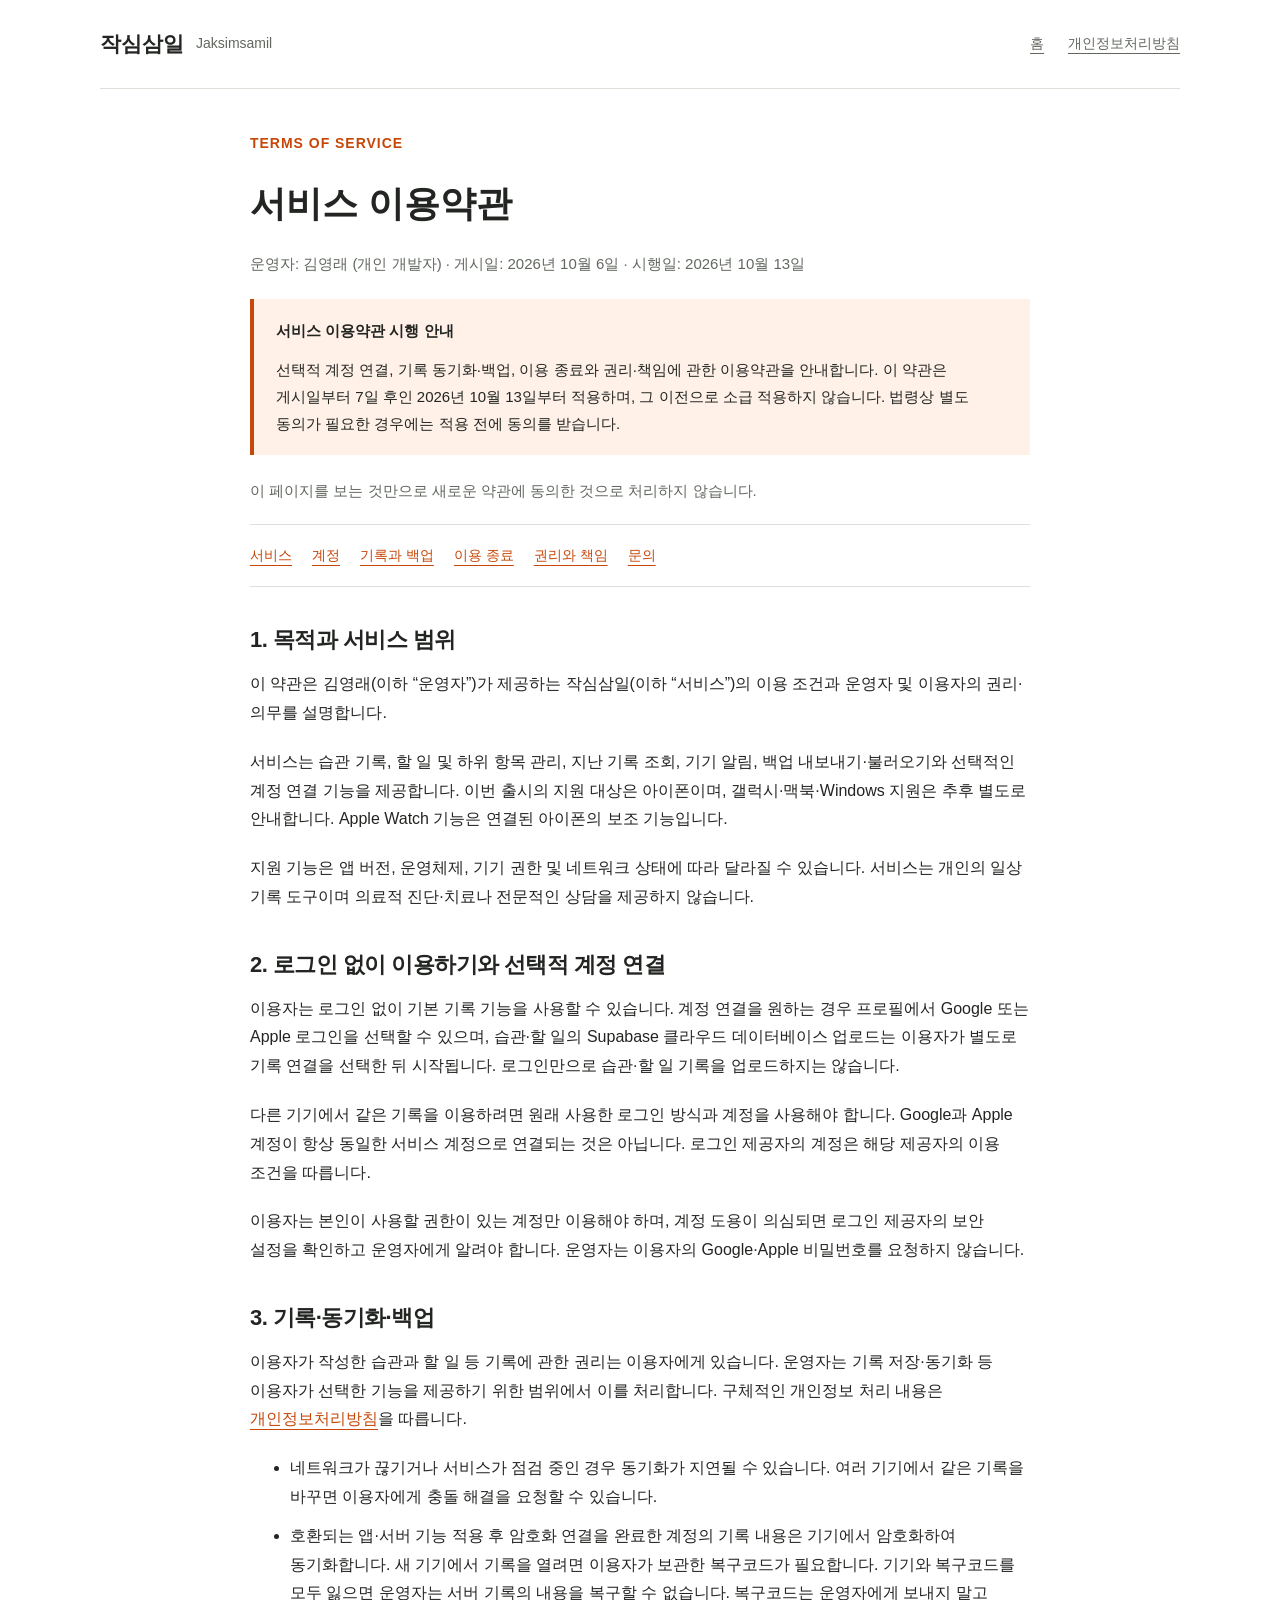
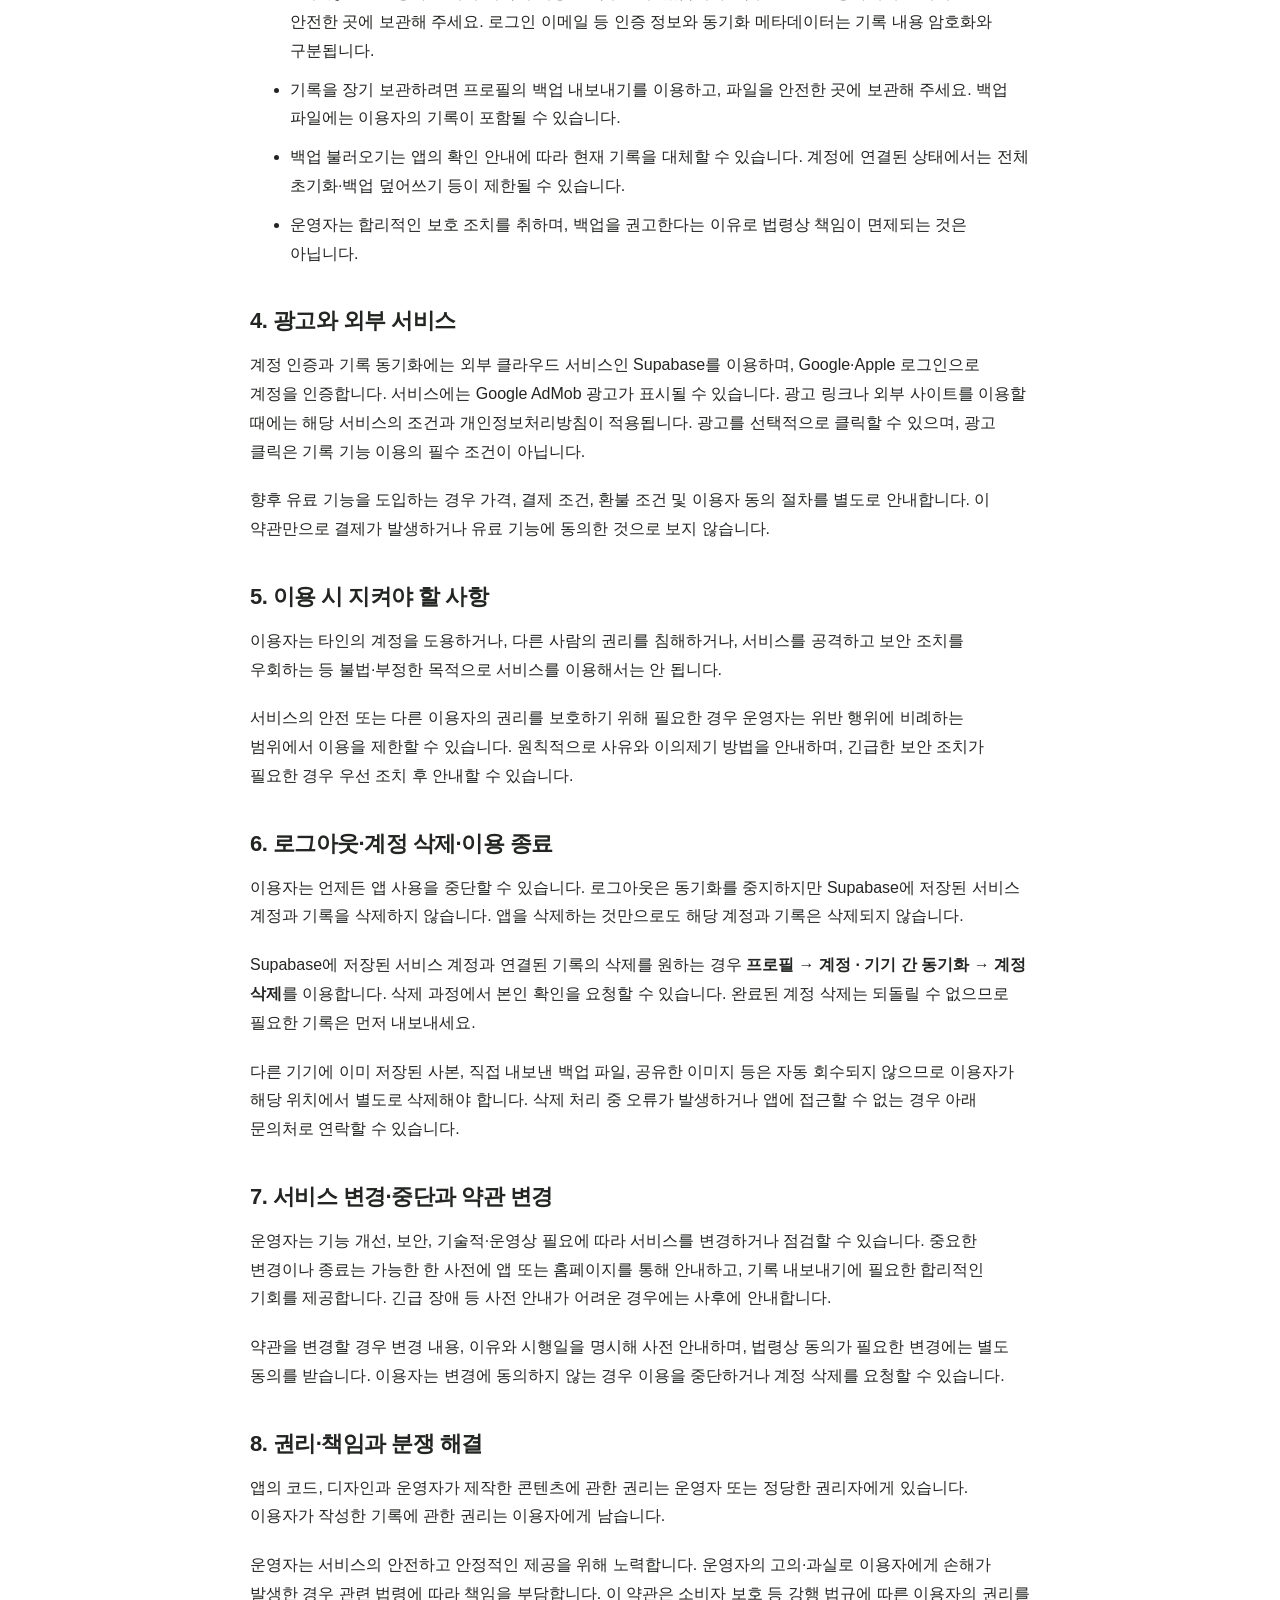
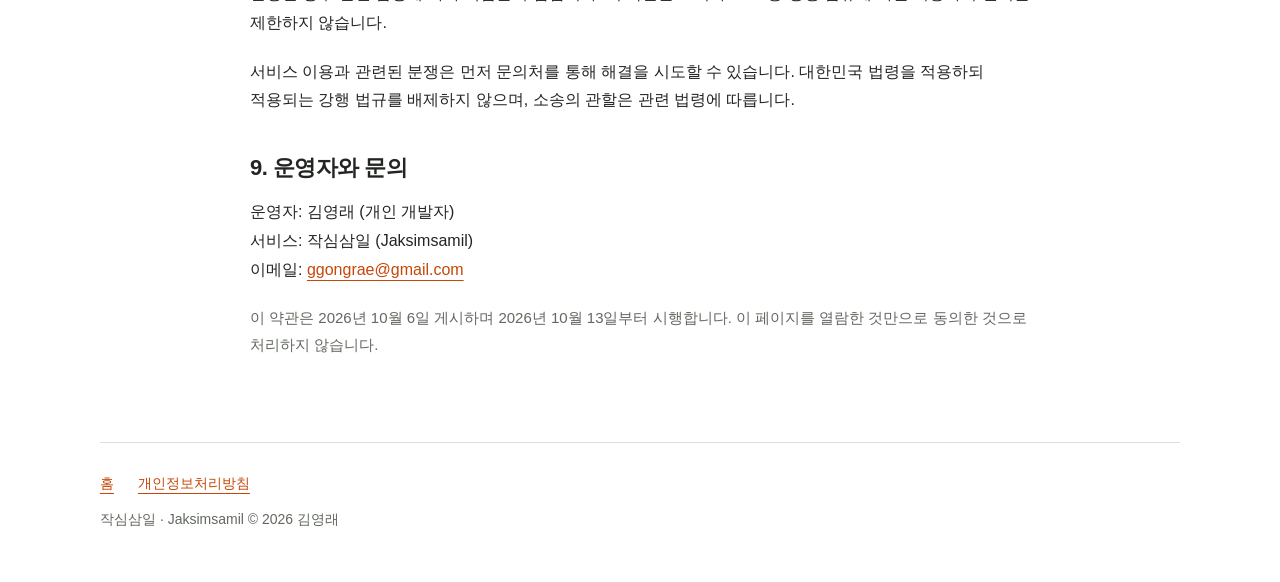
<file: terms.html>
<!doctype html>
<html lang="ko">
<head><meta charset="utf-8"><meta name="viewport" content="width=device-width,initial-scale=1"><meta name="description" content="작심삼일의 이용 조건, 선택적 계정 연결, 기록 관리와 문의 안내입니다."><title>서비스 이용약관 · 작심삼일</title><link rel="stylesheet" href="site.css"></head>
<body><a class="skip" href="#main">본문 바로가기</a><header class="wrap header"><a class="brand" href="index.html">작심삼일 <small>Jaksimsamil</small></a><nav aria-label="주 메뉴"><a href="index.html">홈</a><a href="privacy_policy.html">개인정보처리방침</a></nav></header>
<main id="main" class="wrap document"><span class="eyebrow">TERMS OF SERVICE</span><h1>서비스 이용약관</h1><p class="small">운영자: 김영래 (개인 개발자) · 게시일: 2026년 10월 6일 · 시행일: 2026년 10월 13일</p><aside class="notice"><strong>서비스 이용약관 시행 안내</strong><p>선택적 계정 연결, 기록 동기화·백업, 이용 종료와 권리·책임에 관한 이용약관을 안내합니다. 이 약관은 게시일부터 7일 후인 2026년 10월 13일부터 적용하며, 그 이전으로 소급 적용하지 않습니다. 법령상 별도 동의가 필요한 경우에는 적용 전에 동의를 받습니다.</p></aside><p class="small">이 페이지를 보는 것만으로 새로운 약관에 동의한 것으로 처리하지 않습니다.</p>
<nav class="toc" aria-label="약관 목차"><a href="#service">서비스</a><a href="#account">계정</a><a href="#records">기록과 백업</a><a href="#withdrawal">이용 종료</a><a href="#rights">권리와 책임</a><a href="#contact">문의</a></nav>
<section id="service"><h2>1. 목적과 서비스 범위</h2><p>이 약관은 김영래(이하 “운영자”)가 제공하는 작심삼일(이하 “서비스”)의 이용 조건과 운영자 및 이용자의 권리·의무를 설명합니다.</p><p>서비스는 습관 기록, 할 일 및 하위 항목 관리, 지난 기록 조회, 기기 알림, 백업 내보내기·불러오기와 선택적인 계정 연결 기능을 제공합니다. 이번 출시의 지원 대상은 아이폰이며, 갤럭시·맥북·Windows 지원은 추후 별도로 안내합니다. Apple Watch 기능은 연결된 아이폰의 보조 기능입니다.</p><p>지원 기능은 앱 버전, 운영체제, 기기 권한 및 네트워크 상태에 따라 달라질 수 있습니다. 서비스는 개인의 일상 기록 도구이며 의료적 진단·치료나 전문적인 상담을 제공하지 않습니다.</p></section>
<section id="account"><h2>2. 로그인 없이 이용하기와 선택적 계정 연결</h2><p>이용자는 로그인 없이 기본 기록 기능을 사용할 수 있습니다. 계정 연결을 원하는 경우 프로필에서 Google 또는 Apple 로그인을 선택할 수 있으며, 습관·할 일의 Supabase 클라우드 데이터베이스 업로드는 이용자가 별도로 기록 연결을 선택한 뒤 시작됩니다. 로그인만으로 습관·할 일 기록을 업로드하지는 않습니다.</p><p>다른 기기에서 같은 기록을 이용하려면 원래 사용한 로그인 방식과 계정을 사용해야 합니다. Google과 Apple 계정이 항상 동일한 서비스 계정으로 연결되는 것은 아닙니다. 로그인 제공자의 계정은 해당 제공자의 이용 조건을 따릅니다.</p><p>이용자는 본인이 사용할 권한이 있는 계정만 이용해야 하며, 계정 도용이 의심되면 로그인 제공자의 보안 설정을 확인하고 운영자에게 알려야 합니다. 운영자는 이용자의 Google·Apple 비밀번호를 요청하지 않습니다.</p></section>
<section id="records"><h2>3. 기록·동기화·백업</h2><p>이용자가 작성한 습관과 할 일 등 기록에 관한 권리는 이용자에게 있습니다. 운영자는 기록 저장·동기화 등 이용자가 선택한 기능을 제공하기 위한 범위에서 이를 처리합니다. 구체적인 개인정보 처리 내용은 <a href="privacy_policy.html">개인정보처리방침</a>을 따릅니다.</p><ul><li>네트워크가 끊기거나 서비스가 점검 중인 경우 동기화가 지연될 수 있습니다. 여러 기기에서 같은 기록을 바꾸면 이용자에게 충돌 해결을 요청할 수 있습니다.</li><li>호환되는 앱·서버 기능 적용 후 암호화 연결을 완료한 계정의 기록 내용은 기기에서 암호화하여 동기화합니다. 새 기기에서 기록을 열려면 이용자가 보관한 복구코드가 필요합니다. 기기와 복구코드를 모두 잃으면 운영자는 서버 기록의 내용을 복구할 수 없습니다. 복구코드는 운영자에게 보내지 말고 안전한 곳에 보관해 주세요. 로그인 이메일 등 인증 정보와 동기화 메타데이터는 기록 내용 암호화와 구분됩니다.</li><li>기록을 장기 보관하려면 프로필의 백업 내보내기를 이용하고, 파일을 안전한 곳에 보관해 주세요. 백업 파일에는 이용자의 기록이 포함될 수 있습니다.</li><li>백업 불러오기는 앱의 확인 안내에 따라 현재 기록을 대체할 수 있습니다. 계정에 연결된 상태에서는 전체 초기화·백업 덮어쓰기 등이 제한될 수 있습니다.</li><li>운영자는 합리적인 보호 조치를 취하며, 백업을 권고한다는 이유로 법령상 책임이 면제되는 것은 아닙니다.</li></ul></section>
<section><h2>4. 광고와 외부 서비스</h2><p>계정 인증과 기록 동기화에는 외부 클라우드 서비스인 Supabase를 이용하며, Google·Apple 로그인으로 계정을 인증합니다. 서비스에는 Google AdMob 광고가 표시될 수 있습니다. 광고 링크나 외부 사이트를 이용할 때에는 해당 서비스의 조건과 개인정보처리방침이 적용됩니다. 광고를 선택적으로 클릭할 수 있으며, 광고 클릭은 기록 기능 이용의 필수 조건이 아닙니다.</p><p>향후 유료 기능을 도입하는 경우 가격, 결제 조건, 환불 조건 및 이용자 동의 절차를 별도로 안내합니다. 이 약관만으로 결제가 발생하거나 유료 기능에 동의한 것으로 보지 않습니다.</p></section>
<section><h2>5. 이용 시 지켜야 할 사항</h2><p>이용자는 타인의 계정을 도용하거나, 다른 사람의 권리를 침해하거나, 서비스를 공격하고 보안 조치를 우회하는 등 불법·부정한 목적으로 서비스를 이용해서는 안 됩니다.</p><p>서비스의 안전 또는 다른 이용자의 권리를 보호하기 위해 필요한 경우 운영자는 위반 행위에 비례하는 범위에서 이용을 제한할 수 있습니다. 원칙적으로 사유와 이의제기 방법을 안내하며, 긴급한 보안 조치가 필요한 경우 우선 조치 후 안내할 수 있습니다.</p></section>
<section id="withdrawal"><h2>6. 로그아웃·계정 삭제·이용 종료</h2><p>이용자는 언제든 앱 사용을 중단할 수 있습니다. 로그아웃은 동기화를 중지하지만 Supabase에 저장된 서비스 계정과 기록을 삭제하지 않습니다. 앱을 삭제하는 것만으로도 해당 계정과 기록은 삭제되지 않습니다.</p><p>Supabase에 저장된 서비스 계정과 연결된 기록의 삭제를 원하는 경우 <strong>프로필 → 계정 · 기기 간 동기화 → 계정 삭제</strong>를 이용합니다. 삭제 과정에서 본인 확인을 요청할 수 있습니다. 완료된 계정 삭제는 되돌릴 수 없으므로 필요한 기록은 먼저 내보내세요.</p><p>다른 기기에 이미 저장된 사본, 직접 내보낸 백업 파일, 공유한 이미지 등은 자동 회수되지 않으므로 이용자가 해당 위치에서 별도로 삭제해야 합니다. 삭제 처리 중 오류가 발생하거나 앱에 접근할 수 없는 경우 아래 문의처로 연락할 수 있습니다.</p></section>
<section><h2>7. 서비스 변경·중단과 약관 변경</h2><p>운영자는 기능 개선, 보안, 기술적·운영상 필요에 따라 서비스를 변경하거나 점검할 수 있습니다. 중요한 변경이나 종료는 가능한 한 사전에 앱 또는 홈페이지를 통해 안내하고, 기록 내보내기에 필요한 합리적인 기회를 제공합니다. 긴급 장애 등 사전 안내가 어려운 경우에는 사후에 안내합니다.</p><p>약관을 변경할 경우 변경 내용, 이유와 시행일을 명시해 사전 안내하며, 법령상 동의가 필요한 변경에는 별도 동의를 받습니다. 이용자는 변경에 동의하지 않는 경우 이용을 중단하거나 계정 삭제를 요청할 수 있습니다.</p></section>
<section id="rights"><h2>8. 권리·책임과 분쟁 해결</h2><p>앱의 코드, 디자인과 운영자가 제작한 콘텐츠에 관한 권리는 운영자 또는 정당한 권리자에게 있습니다. 이용자가 작성한 기록에 관한 권리는 이용자에게 남습니다.</p><p>운영자는 서비스의 안전하고 안정적인 제공을 위해 노력합니다. 운영자의 고의·과실로 이용자에게 손해가 발생한 경우 관련 법령에 따라 책임을 부담합니다. 이 약관은 소비자 보호 등 강행 법규에 따른 이용자의 권리를 제한하지 않습니다.</p><p>서비스 이용과 관련된 분쟁은 먼저 문의처를 통해 해결을 시도할 수 있습니다. 대한민국 법령을 적용하되 적용되는 강행 법규를 배제하지 않으며, 소송의 관할은 관련 법령에 따릅니다.</p></section>
<section id="contact"><h2>9. 운영자와 문의</h2><p>운영자: 김영래 (개인 개발자)<br>서비스: 작심삼일 (Jaksimsamil)<br>이메일: <a href="mailto:ggongrae@gmail.com">ggongrae@gmail.com</a></p><p class="small">이 약관은 2026년 10월 6일 게시하며 2026년 10월 13일부터 시행합니다. 이 페이지를 열람한 것만으로 동의한 것으로 처리하지 않습니다.</p></section>
</main><footer class="wrap footer"><nav aria-label="정책"><a href="index.html">홈</a><a href="privacy_policy.html">개인정보처리방침</a></nav><p>작심삼일 · Jaksimsamil © 2026 김영래</p></footer></body></html>
</file>
<file: site.css>
:root{color-scheme:light;--ink:#222521;--muted:#62685f;--orange:#c64708;--line:#dedfd8;--paper:#fff;--soft:#f7f7f2;--tint:#fff1e8}
*{box-sizing:border-box}html{scroll-behavior:smooth}body{margin:0;background:var(--paper);color:var(--ink);font-family:-apple-system,BlinkMacSystemFont,"Apple SD Gothic Neo","Noto Sans KR",sans-serif;font-size:16px;line-height:1.8;word-break:keep-all;overflow-wrap:anywhere}a{color:var(--orange);text-underline-offset:5px}a:hover{text-decoration-thickness:2px}a:focus-visible,summary:focus-visible{outline:3px solid var(--orange);outline-offset:5px}.wrap{width:min(1080px,calc(100% - 48px));margin:auto}.skip{position:absolute;left:16px;top:-90px;padding:10px;background:white;z-index:3}.skip:focus{top:10px}.header{display:flex;align-items:center;justify-content:space-between;gap:24px;padding-block:25px;border-bottom:1px solid var(--line)}.brand{color:var(--ink);text-decoration:none;display:flex;gap:12px;align-items:center;font-size:21px;font-weight:800}.brand small{font-size:14px;color:var(--muted);font-weight:500}.header nav,.footer nav{display:flex;gap:24px;flex-wrap:wrap}.header nav a{font-size:14px;color:var(--muted)}.eyebrow{font-size:14px;letter-spacing:.07em;color:var(--orange);font-weight:700}.hero{padding:80px 0 68px;max-width:860px}.hero h1{font-size:clamp(38px,6vw,68px);letter-spacing:-.045em;line-height:1.2;margin:20px 0 28px}.hero h1 em{font-style:normal;color:var(--orange)}.lead{font-size:20px;max-width:640px;color:var(--muted);line-height:1.8}.status{display:inline-block;padding:6px 13px;background:var(--tint);color:var(--orange);font-size:14px;font-weight:650;border-radius:6px}.section{padding:40px 0;border-top:1px solid var(--line)}h2{font-size:28px;letter-spacing:-.025em;line-height:1.4;margin:0 0 24px}h3{font-size:19px;line-height:1.5;margin:12px 0}p{margin:12px 0 20px}.features{display:grid;grid-template-columns:repeat(3,minmax(0,1fr));gap:36px}.feature{padding-top:16px;border-top:2px solid var(--ink)}.num{font-size:14px;color:var(--orange);font-weight:700}.feature p,.small{font-size:15px;color:var(--muted)}.choice{display:grid;grid-template-columns:1fr 1fr;gap:36px}.choice article{background:var(--soft);padding:26px;border-radius:12px}.choice h3{margin-top:0}.contact{display:flex;align-items:start;justify-content:space-between;gap:24px}.footer{border-top:1px solid var(--line);padding:28px 0 40px;color:var(--muted);font-size:14px}.footer p{margin:10px 0}.footer a{font-size:14px}.document{max-width:780px;padding-top:40px;padding-bottom:64px}.document h1{font-size:36px;line-height:1.35;margin:22px 0}.document h2{font-size:22px;margin:38px 0 14px}.document li{margin-bottom:10px}.notice{background:var(--tint);border-left:4px solid var(--orange);padding:18px 22px;font-size:15px;margin:22px 0}.notice p:last-child{margin-bottom:0}.toc{display:flex;flex-wrap:wrap;gap:8px 20px;padding:18px 0;border-block:1px solid var(--line);font-size:14px}.facts{padding:0;list-style:none}.facts li{padding:18px 0;border-bottom:1px solid var(--line)}.facts strong{display:block}details{padding:14px 0;border-top:1px solid var(--line)}summary{cursor:pointer;font-weight:650}details p{color:var(--muted)}.english{padding-top:24px;border-top:1px solid var(--line);margin-top:40px}::selection{background:#ffddc4}
@media(max-width:650px){.wrap{width:calc(100% - 36px)}.header{align-items:start;flex-direction:column;gap:12px}.header nav{gap:16px}.brand small{display:none}.hero{padding:44px 0}.lead{font-size:18px}.features,.choice{grid-template-columns:1fr;gap:22px}.section{padding:30px 0}.contact{flex-direction:column;gap:0}.document h1{font-size:30px}.document{padding-top:24px}.notice{padding:16px}h2{font-size:25px}}
@media(prefers-reduced-motion:reduce){html{scroll-behavior:auto}}
</file>
